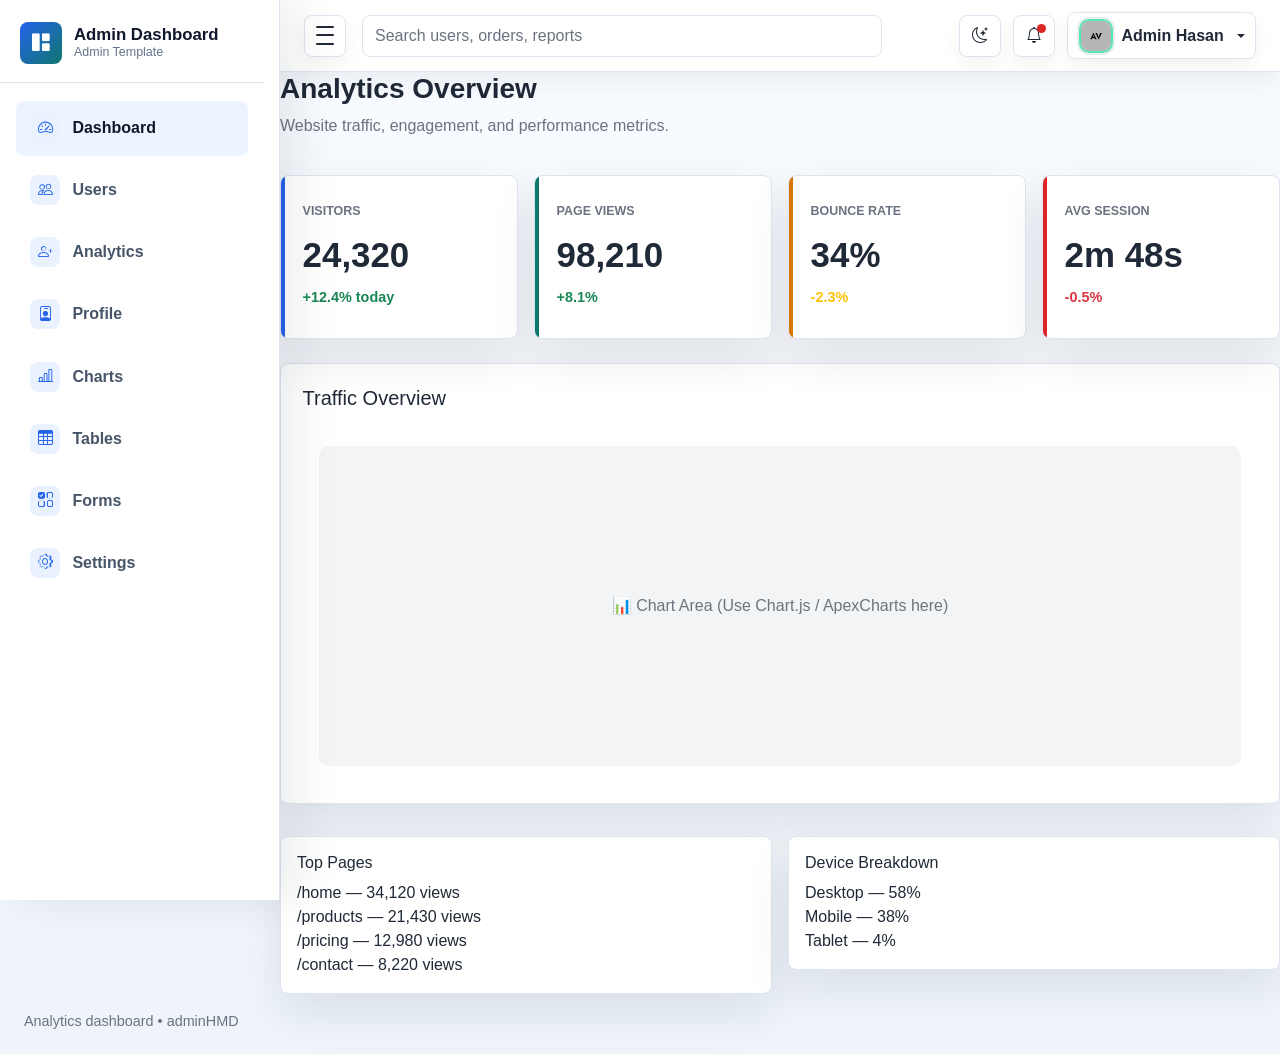
<file: analytics.html>
<!DOCTYPE html>
<html lang="en">
<head>
  <meta charset="UTF-8">
  <meta name="viewport" content="width=device-width, initial-scale=1.0">
  <meta name="description" content="Analytics dashboard">
  <title>Analytics | adminHMD</title>

  <link rel="stylesheet" href="assets/css/bootstrap.min.css">
  <link rel="stylesheet" href="assets/vendors/bootstrap-icons/bootstrap-icons.css">
  <link rel="stylesheet" href="assets/css/style.css">
</head>

<body>
  <div class="admin-shell">
    <div class="sidebar-backdrop" data-sidebar-close></div>

    <aside class="admin-sidebar" id="adminSidebar" aria-label="Main navigation">
      <div class="sidebar-header">
        <a class="brand-mark" href="index.html" aria-label="adminHMD dashboard">
          <span class="brand-icon"><i class="bi bi-grid-1x2-fill" aria-hidden="true"></i></span>
          <span class="brand-copy">
            <span class="brand-title">Admin Dashboard</span>
            <span class="brand-subtitle">Admin Template</span>
          </span>
        </a>
      </div>

      <nav class="sidebar-nav">
        <a class="nav-link active" href="index.html" aria-current="page">
          <span class="nav-icon"><i class="bi bi-speedometer2" aria-hidden="true"></i></span>
          <span class="nav-text">Dashboard</span>
        </a>
        <a class="nav-link" href="users.html">
          <span class="nav-icon"><i class="bi bi-people" aria-hidden="true"></i></span>
          <span class="nav-text">Users</span>
        </a>
        <a class="nav-link" href="analytics.html">
          <span class="nav-icon"><i class="bi bi-person-plus" aria-hidden="true"></i></span>
          <span class="nav-text">Analytics</span>
        </a>
        <a class="nav-link" href="profile.html">
          <span class="nav-icon"><i class="bi bi-person-badge" aria-hidden="true"></i></span>
          <span class="nav-text">Profile</span>
        </a>
        <a class="nav-link" href="charts.html">
          <span class="nav-icon"><i class="bi bi-bar-chart-line" aria-hidden="true"></i></span>
          <span class="nav-text">Charts</span>
        </a>
        <a class="nav-link" href="tables.html">
          <span class="nav-icon"><i class="bi bi-table" aria-hidden="true"></i></span>
          <span class="nav-text">Tables</span>
        </a>
        <a class="nav-link" href="forms.html">
          <span class="nav-icon"><i class="bi bi-ui-checks-grid" aria-hidden="true"></i></span>
          <span class="nav-text">Forms</span>
        </a>
        
       
        <a class="nav-link" href="settings.html">
          <span class="nav-icon"><i class="bi bi-gear" aria-hidden="true"></i></span>
          <span class="nav-text">Settings</span>
        </a>
        
      </nav>

     
      
    </aside>

    <div class="admin-main">
      <nav class="navbar admin-navbar navbar-expand bg-white">
        <div class="container-fluid px-3 px-lg-4">
          <button class="sidebar-toggle" type="button" data-sidebar-toggle aria-controls="adminSidebar" aria-expanded="true" aria-label="Toggle sidebar">
            <span></span>
            <span></span>
            <span></span>
          </button>

          <form class="d-none d-md-flex ms-3 flex-grow-1" role="search">
            <input class="form-control search-input" type="search" placeholder="Search users, orders, reports" aria-label="Search">
          </form>

          <div class="navbar-actions ms-auto">
            <button class="icon-button theme-toggle" type="button" data-theme-toggle aria-label="Switch color theme" title="Switch color theme">
              <i class="bi bi-moon-stars" data-theme-icon aria-hidden="true"></i>
            </button>
            <div class="dropdown">
              <button class="icon-button" type="button" data-bs-toggle="dropdown" aria-expanded="false" aria-label="Notifications">
                <span class="notification-dot"></span>
                <i class="bi bi-bell" aria-hidden="true"></i>
              </button>
              <div class="dropdown-menu dropdown-menu-end notification-menu">
                <div class="dropdown-header fw-bold text-body">Notifications</div>
                <a class="dropdown-item" href="users.html">
                  <span class="notification-title">New user registered</span>
                  <span class="notification-time">4 minutes ago</span>
                </a>
                <a class="dropdown-item" href="charts.html">
                  <span class="notification-title">Revenue target reached</span>
                  <span class="notification-time">32 minutes ago</span>
                </a>
                <a class="dropdown-item" href="settings.html">
                  <span class="notification-title">Security review completed</span>
                  <span class="notification-time">1 hour ago</span>
                </a>
              </div>
            </div>

            <div class="dropdown">
              <button class="profile-button dropdown-toggle" type="button" data-bs-toggle="dropdown" aria-expanded="false">
                <img class="avatar-img avatar-sm" src="assets/images/avatar/avatar.jpg" alt="Admin User">
                <span class="profile-name d-none d-sm-inline">Admin User</span>
              </button>
              <ul class="dropdown-menu dropdown-menu-end">
                <li><a class="dropdown-item" href="profile.html">Profile</a></li>
                <li><a class="dropdown-item" href="settings.html">Account settings</a></li>
                <li><hr class="dropdown-divider"></li>
                <li><a class="dropdown-item" href="login.html">Sign out</a></li>
              </ul>
            </div>
          </div>
        </div>
      </nav>

   

          <!-- HEADER -->
          <div class="page-heading">
            <div>
              <h1 class="h3">Analytics Overview</h1>
              <p class="text-muted">Website traffic, engagement, and performance metrics.</p>
            </div>
          </div>

          <!-- METRICS -->
          <section class="row g-3">

            <div class="col-12 col-sm-6 col-xl-3">
              <article class="metric-card metric-primary">
                <span class="metric-label">Visitors</span>
                <div class="metric-value">24,320</div>
                <div class="metric-meta text-success">+12.4% today</div>
              </article>
            </div>

            <div class="col-12 col-sm-6 col-xl-3">
              <article class="metric-card metric-success">
                <span class="metric-label">Page Views</span>
                <div class="metric-value">98,210</div>
                <div class="metric-meta text-success">+8.1%</div>
              </article>
            </div>

            <div class="col-12 col-sm-6 col-xl-3">
              <article class="metric-card metric-warning">
                <span class="metric-label">Bounce Rate</span>
                <div class="metric-value">34%</div>
                <div class="metric-meta text-warning">-2.3%</div>
              </article>
            </div>

            <div class="col-12 col-sm-6 col-xl-3">
              <article class="metric-card metric-danger">
                <span class="metric-label">Avg Session</span>
                <div class="metric-value">2m 48s</div>
                <div class="metric-meta text-danger">-0.5%</div>
              </article>
            </div>

          </section>

          <!-- CHART SECTION -->
          <section class="panel mt-4">
            <div class="panel-header">
              <h2 class="h5 mb-0">Traffic Overview</h2>
            </div>

            <div class="p-3">
              <div style="
                height: 320px;
                background: #f3f4f6;
                border-radius: 10px;
                display:flex;
                align-items:center;
                justify-content:center;
                color:#6c757d;
              ">
                📊 Chart Area (Use Chart.js / ApexCharts here)
              </div>
            </div>
          </section>

          <!-- LOWER STATS -->
          <section class="row g-3 mt-3">

            <div class="col-lg-6">
              <div class="panel p-3">
                <h6>Top Pages</h6>
                <ul class="list-unstyled mb-0">
                  <li>/home — 34,120 views</li>
                  <li>/products — 21,430 views</li>
                  <li>/pricing — 12,980 views</li>
                  <li>/contact — 8,220 views</li>
                </ul>
              </div>
            </div>

            <div class="col-lg-6">
              <div class="panel p-3">
                <h6>Device Breakdown</h6>
                <ul class="list-unstyled mb-0">
                  <li>Desktop — 58%</li>
                  <li>Mobile — 38%</li>
                  <li>Tablet — 4%</li>
                </ul>
              </div>
            </div>

          </section>

        </div>
      </main>

      <!-- FOOTER -->
      <footer class="admin-footer">
        <div class="container-fluid px-3 px-lg-4">
          <span>Analytics dashboard • adminHMD</span>
        </div>
      </footer>

    </div>
  </div>

  <script src="assets/js/bootstrap.bundle.min.js"></script>
  <script src="assets/js/main.js"></script>
</body>
</html>
</file>
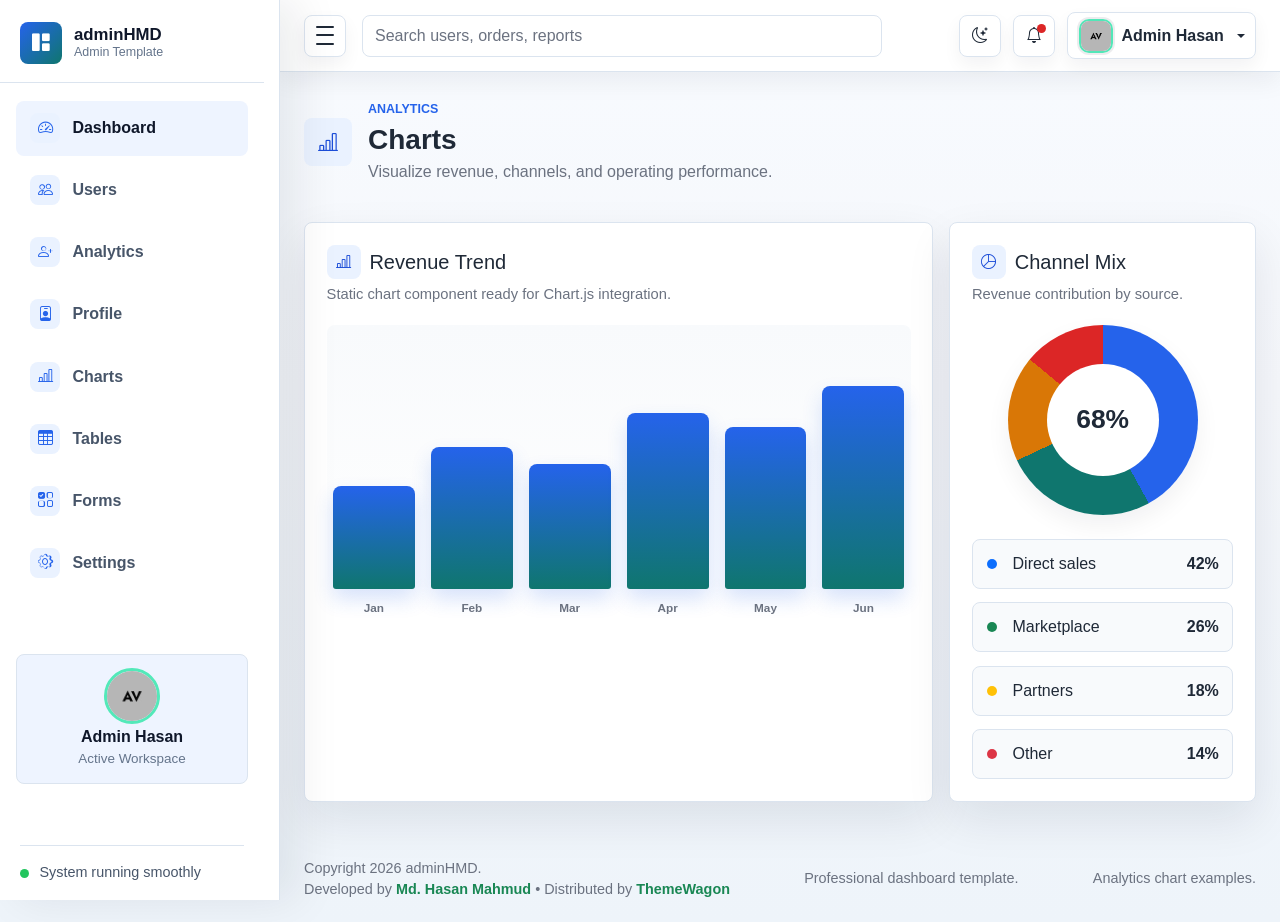
<file: charts.html>
<!DOCTYPE html>
<html lang="en">
<head>
  <meta charset="UTF-8">
  <meta name="viewport" content="width=device-width, initial-scale=1.0">
  <meta name="description" content="adminHMD professional admin dashboard template">
  <title>Charts | adminHMD</title>

  <link rel="stylesheet" href="assets/css/bootstrap.min.css">
  <link rel="stylesheet" href="assets/vendors/bootstrap-icons/bootstrap-icons.css">
  <link rel="stylesheet" href="assets/css/style.css">
</head>

<body>
  <div class="admin-shell">
    <div class="sidebar-backdrop" data-sidebar-close></div>

    <aside class="admin-sidebar" id="adminSidebar" aria-label="Main navigation">
      <div class="sidebar-header">
        <a class="brand-mark" href="index.html" aria-label="adminHMD dashboard">
          <span class="brand-icon"><i class="bi bi-grid-1x2-fill" aria-hidden="true"></i></span>
          <span class="brand-copy">
            <span class="brand-title">adminHMD</span>
            <span class="brand-subtitle">Admin Template</span>
          </span>
        </a>
      </div>

      <nav class="sidebar-nav">
        <a class="nav-link active" href="index.html" aria-current="page">
          <span class="nav-icon"><i class="bi bi-speedometer2" aria-hidden="true"></i></span>
          <span class="nav-text">Dashboard</span>
        </a>
        <a class="nav-link" href="users.html">
          <span class="nav-icon"><i class="bi bi-people" aria-hidden="true"></i></span>
          <span class="nav-text">Users</span>
        </a>
        <a class="nav-link" href="#">
          <span class="nav-icon"><i class="bi bi-person-plus" aria-hidden="true"></i></span>
          <span class="nav-text">Analytics</span>
        </a>
        <a class="nav-link" href="profile.html">
          <span class="nav-icon"><i class="bi bi-person-badge" aria-hidden="true"></i></span>
          <span class="nav-text">Profile</span>
        </a>
        <a class="nav-link" href="charts.html">
          <span class="nav-icon"><i class="bi bi-bar-chart-line" aria-hidden="true"></i></span>
          <span class="nav-text">Charts</span>
        </a>
        <a class="nav-link" href="tables.html">
          <span class="nav-icon"><i class="bi bi-table" aria-hidden="true"></i></span>
          <span class="nav-text">Tables</span>
        </a>
        <a class="nav-link" href="forms.html">
          <span class="nav-icon"><i class="bi bi-ui-checks-grid" aria-hidden="true"></i></span>
          <span class="nav-text">Forms</span>
        </a>
        
       
        <a class="nav-link" href="settings.html">
          <span class="nav-icon"><i class="bi bi-gear" aria-hidden="true"></i></span>
          <span class="nav-text">Settings</span>
        </a>
        
      </nav>
      <div class="sidebar-user">
        <img class="avatar-img avatar-md sidebar-user-avatar" src="assets/images/avatar/avatar.jpg" alt="Admin Hasan">
        <strong>Admin Hasan</strong>
        <small>Active Workspace</small>
      </div>

      <div class="sidebar-footer">
        <span class="status-dot"></span>
        <span class="sidebar-footer-text">System running smoothly</span>
      </div>
    </aside>

    <div class="admin-main">
      <nav class="navbar admin-navbar navbar-expand bg-white">
        <div class="container-fluid px-3 px-lg-4">
          <button class="sidebar-toggle" type="button" data-sidebar-toggle aria-controls="adminSidebar" aria-expanded="true" aria-label="Toggle sidebar">
            <span></span>
            <span></span>
            <span></span>
          </button>

          <form class="d-none d-md-flex ms-3 flex-grow-1" role="search">
            <input class="form-control search-input" type="search" placeholder="Search users, orders, reports" aria-label="Search">
          </form>

          <div class="navbar-actions ms-auto">
            <button class="icon-button theme-toggle" type="button" data-theme-toggle aria-label="Switch color theme" title="Switch color theme">
              <i class="bi bi-moon-stars" data-theme-icon aria-hidden="true"></i>
            </button>
            <div class="dropdown">
              <button class="icon-button" type="button" data-bs-toggle="dropdown" aria-expanded="false" aria-label="Notifications">
                <span class="notification-dot"></span>
                <i class="bi bi-bell" aria-hidden="true"></i>
              </button>
              <div class="dropdown-menu dropdown-menu-end notification-menu">
                <div class="dropdown-header fw-bold text-body">Notifications</div>
                <a class="dropdown-item" href="users.html">
                  <span class="notification-title">New user registered</span>
                  <span class="notification-time">4 minutes ago</span>
                </a>
                <a class="dropdown-item" href="charts.html">
                  <span class="notification-title">Revenue target reached</span>
                  <span class="notification-time">32 minutes ago</span>
                </a>
                <a class="dropdown-item" href="settings.html">
                  <span class="notification-title">Security review completed</span>
                  <span class="notification-time">1 hour ago</span>
                </a>
              </div>
            </div>

            <div class="dropdown">
              <button class="profile-button dropdown-toggle" type="button" data-bs-toggle="dropdown" aria-expanded="false">
                <img class="avatar-img avatar-sm" src="assets/images/avatar/avatar.jpg" alt="Admin Hasan">
                <span class="profile-name d-none d-sm-inline">Admin Hasan</span>
              </button>
              <ul class="dropdown-menu dropdown-menu-end">
                <li><a class="dropdown-item" href="profile.html">Profile</a></li>
                <li><a class="dropdown-item" href="settings.html">Account settings</a></li>
                <li><hr class="dropdown-divider"></li>
                <li><a class="dropdown-item" href="login.html">Sign out</a></li>
              </ul>
            </div>
          </div>
        </div>
      </nav>

      <main class="dashboard-content">
        <div class="container-fluid px-3 px-lg-4 py-4">
          <div class="page-heading">
            <div class="page-heading-copy">
              <span class="page-icon"><i class="bi bi-bar-chart-line" aria-hidden="true"></i></span>
              <div>
                <p class="eyebrow mb-1">Analytics</p>
                <h1 class="h3 mb-1">Charts</h1>
                <p class="text-muted mb-0">Visualize revenue, channels, and operating performance.</p>
              </div>
            </div>
            
          </div>

          <section class="row g-3 mt-1">
            <div class="col-12 col-xl-8">
              <div class="panel h-100">
                <div class="panel-header"><div><h2 class="h5 mb-1 section-title"><i class="bi bi-bar-chart-line" aria-hidden="true"></i><span>Revenue Trend</span></h2><p class="text-muted mb-0">Static chart component ready for Chart.js integration.</p></div></div>
                <div class="chart-bars" aria-label="Revenue chart"><div class="chart-column bar-42"><span></span><small>Jan</small></div><div class="chart-column bar-58"><span></span><small>Feb</small></div><div class="chart-column bar-51"><span></span><small>Mar</small></div><div class="chart-column bar-72"><span></span><small>Apr</small></div><div class="chart-column bar-66"><span></span><small>May</small></div><div class="chart-column bar-83"><span></span><small>Jun</small></div></div>
              </div>
            </div>
            <div class="col-12 col-xl-4">
              <div class="panel h-100">
                <div class="panel-header"><div><h2 class="h5 mb-1 section-title"><i class="bi bi-pie-chart" aria-hidden="true"></i><span>Channel Mix</span></h2><p class="text-muted mb-0">Revenue contribution by source.</p></div></div>
                <div class="donut-chart mx-auto"><span>68%</span></div>
                <div class="legend-list mt-4"><div><span class="legend-dot bg-primary"></span>Direct sales<strong>42%</strong></div><div><span class="legend-dot bg-success"></span>Marketplace<strong>26%</strong></div><div><span class="legend-dot bg-warning"></span>Partners<strong>18%</strong></div><div><span class="legend-dot bg-danger"></span>Other<strong>14%</strong></div></div>
              </div>
            </div>
          </section>
        </div>
      </main>

      <footer class="admin-footer">
        <div class="container-fluid px-3 px-lg-4">
          <span>Copyright 2026 adminHMD. <br> Developed by <a target="_blank" class="fw-bold text-success" href="https://github.com/HasanMahmudDev">Md. Hasan Mahmud</a> • Distributed by <a target="_blank" class="fw-bold text-success" href="https://themewagon.com">ThemeWagon</a> </span>
          <span>Professional dashboard template.</span>
          <span>Analytics chart examples.</span>
        </div>
      </footer>
    </div>
  </div>

  <script src="assets/js/bootstrap.bundle.min.js"></script>
  <script src="assets/js/main.js"></script>
</body>
</html>
</file>
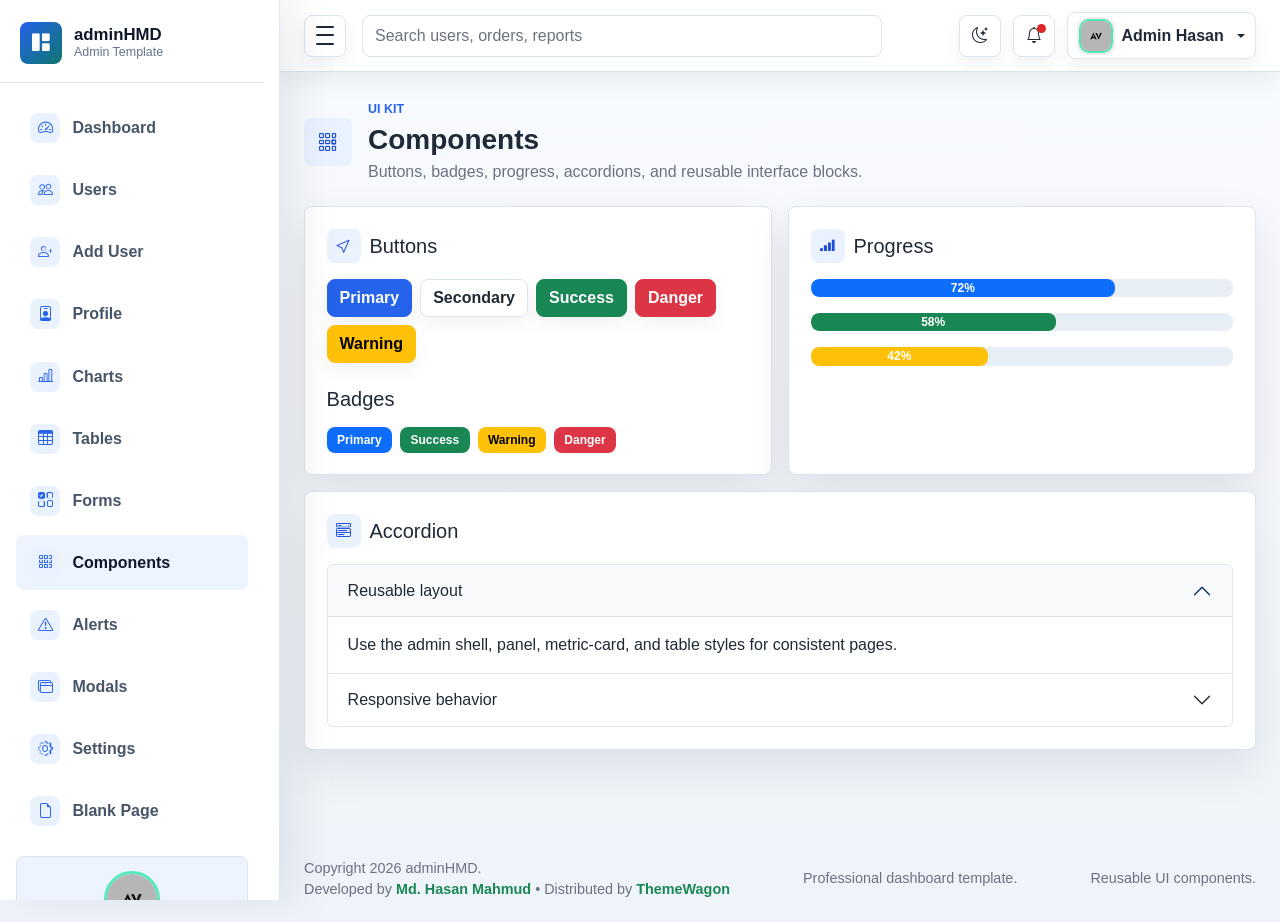
<file: components.html>
<!DOCTYPE html>
<html lang="en">
<head>
  <meta charset="UTF-8">
  <meta name="viewport" content="width=device-width, initial-scale=1.0">
  <meta name="description" content="adminHMD professional admin dashboard template">
  <title>Components | adminHMD</title>

  <link rel="stylesheet" href="../assets/css/bootstrap.min.css">
  <link rel="stylesheet" href="../assets/vendors/bootstrap-icons/bootstrap-icons.css">
  <link rel="stylesheet" href="../assets/css/style.css">
</head>

<body>
  <div class="admin-shell">
    <div class="sidebar-backdrop" data-sidebar-close></div>

    <aside class="admin-sidebar" id="adminSidebar" aria-label="Main navigation">
      <div class="sidebar-header">
        <a class="brand-mark" href="index.html" aria-label="adminHMD dashboard">
          <span class="brand-icon"><i class="bi bi-grid-1x2-fill" aria-hidden="true"></i></span>
          <span class="brand-copy">
            <span class="brand-title">adminHMD</span>
            <span class="brand-subtitle">Admin Template</span>
          </span>
        </a>
      </div>

      <nav class="sidebar-nav">
        <a class="nav-link" href="index.html">
          <span class="nav-icon"><i class="bi bi-speedometer2" aria-hidden="true"></i></span>
          <span class="nav-text">Dashboard</span>
        </a>
        <a class="nav-link" href="users.html">
          <span class="nav-icon"><i class="bi bi-people" aria-hidden="true"></i></span>
          <span class="nav-text">Users</span>
        </a>
        <a class="nav-link" href="add-user.html">
          <span class="nav-icon"><i class="bi bi-person-plus" aria-hidden="true"></i></span>
          <span class="nav-text">Add User</span>
        </a>
        <a class="nav-link" href="profile.html">
          <span class="nav-icon"><i class="bi bi-person-badge" aria-hidden="true"></i></span>
          <span class="nav-text">Profile</span>
        </a>
        <a class="nav-link" href="charts.html">
          <span class="nav-icon"><i class="bi bi-bar-chart-line" aria-hidden="true"></i></span>
          <span class="nav-text">Charts</span>
        </a>
        <a class="nav-link" href="tables.html">
          <span class="nav-icon"><i class="bi bi-table" aria-hidden="true"></i></span>
          <span class="nav-text">Tables</span>
        </a>
        <a class="nav-link" href="forms.html">
          <span class="nav-icon"><i class="bi bi-ui-checks-grid" aria-hidden="true"></i></span>
          <span class="nav-text">Forms</span>
        </a>
        <a class="nav-link active" href="components.html" aria-current="page">
          <span class="nav-icon"><i class="bi bi-grid-3x3-gap" aria-hidden="true"></i></span>
          <span class="nav-text">Components</span>
        </a>
        <a class="nav-link" href="alerts.html">
          <span class="nav-icon"><i class="bi bi-exclamation-triangle" aria-hidden="true"></i></span>
          <span class="nav-text">Alerts</span>
        </a>
        <a class="nav-link" href="modals.html">
          <span class="nav-icon"><i class="bi bi-window-stack" aria-hidden="true"></i></span>
          <span class="nav-text">Modals</span>
        </a>
        <a class="nav-link" href="settings.html">
          <span class="nav-icon"><i class="bi bi-gear" aria-hidden="true"></i></span>
          <span class="nav-text">Settings</span>
        </a>
        <a class="nav-link" href="blank.html">
          <span class="nav-icon"><i class="bi bi-file-earmark" aria-hidden="true"></i></span>
          <span class="nav-text">Blank Page</span>
        </a>
      </nav>

      <div class="sidebar-user">
        <img class="avatar-img avatar-md sidebar-user-avatar" src="../assets/images/avatar/avatar.jpg" alt="Admin Hasan">
        <strong>Admin Hasan</strong>
        <small>Active Workspace</small>
      </div>

      <div class="sidebar-footer">
        <span class="status-dot"></span>
        <span class="sidebar-footer-text">System running smoothly</span>
      </div>
    </aside>

    <div class="admin-main">
      <nav class="navbar admin-navbar navbar-expand bg-white">
        <div class="container-fluid px-3 px-lg-4">
          <button class="sidebar-toggle" type="button" data-sidebar-toggle aria-controls="adminSidebar" aria-expanded="true" aria-label="Toggle sidebar">
            <span></span>
            <span></span>
            <span></span>
          </button>

          <form class="d-none d-md-flex ms-3 flex-grow-1" role="search">
            <input class="form-control search-input" type="search" placeholder="Search users, orders, reports" aria-label="Search">
          </form>

          <div class="navbar-actions ms-auto">
            <button class="icon-button theme-toggle" type="button" data-theme-toggle aria-label="Switch color theme" title="Switch color theme">
              <i class="bi bi-moon-stars" data-theme-icon aria-hidden="true"></i>
            </button>
            <div class="dropdown">
              <button class="icon-button" type="button" data-bs-toggle="dropdown" aria-expanded="false" aria-label="Notifications">
                <span class="notification-dot"></span>
                <i class="bi bi-bell" aria-hidden="true"></i>
              </button>
              <div class="dropdown-menu dropdown-menu-end notification-menu">
                <div class="dropdown-header fw-bold text-body">Notifications</div>
                <a class="dropdown-item" href="users.html">
                  <span class="notification-title">New user registered</span>
                  <span class="notification-time">4 minutes ago</span>
                </a>
                <a class="dropdown-item" href="charts.html">
                  <span class="notification-title">Revenue target reached</span>
                  <span class="notification-time">32 minutes ago</span>
                </a>
                <a class="dropdown-item" href="settings.html">
                  <span class="notification-title">Security review completed</span>
                  <span class="notification-time">1 hour ago</span>
                </a>
              </div>
            </div>

            <div class="dropdown">
              <button class="profile-button dropdown-toggle" type="button" data-bs-toggle="dropdown" aria-expanded="false">
                <img class="avatar-img avatar-sm" src="../assets/images/avatar/avatar.jpg" alt="Admin Hasan">
                <span class="profile-name d-none d-sm-inline">Admin Hasan</span>
              </button>
              <ul class="dropdown-menu dropdown-menu-end">
                <li><a class="dropdown-item" href="profile.html">Profile</a></li>
                <li><a class="dropdown-item" href="settings.html">Account settings</a></li>
                <li><hr class="dropdown-divider"></li>
                <li><a class="dropdown-item" href="login.html">Sign out</a></li>
              </ul>
            </div>
          </div>
        </div>
      </nav>

      <main class="dashboard-content">
        <div class="container-fluid px-3 px-lg-4 py-4">
          <div class="page-heading">
            <div class="page-heading-copy">
              <span class="page-icon"><i class="bi bi-grid-3x3-gap" aria-hidden="true"></i></span>
              <div>
                <p class="eyebrow mb-1">UI Kit</p>
                <h1 class="h3 mb-1">Components</h1>
                <p class="text-muted mb-0">Buttons, badges, progress, accordions, and reusable interface blocks.</p>
              </div>
            </div>
            
          </div>

          <section class="row g-3">
            <div class="col-12 col-xl-6"><div class="panel h-100"><h2 class="h5 mb-3 section-title"><i class="bi bi-cursor" aria-hidden="true"></i><span>Buttons</span></h2><div class="d-flex flex-wrap gap-2"><button class="btn btn-primary" type="button">Primary</button><button class="btn btn-outline-secondary" type="button">Secondary</button><button class="btn btn-success" type="button">Success</button><button class="btn btn-danger" type="button">Danger</button><button class="btn btn-warning" type="button">Warning</button></div><h2 class="h5 mt-4 mb-3">Badges</h2><div class="d-flex flex-wrap gap-2"><span class="badge text-bg-primary">Primary</span><span class="badge text-bg-success">Success</span><span class="badge text-bg-warning">Warning</span><span class="badge text-bg-danger">Danger</span></div></div></div>
            <div class="col-12 col-xl-6"><div class="panel h-100"><h2 class="h5 mb-3 section-title"><i class="bi bi-reception-4" aria-hidden="true"></i><span>Progress</span></h2><div class="progress mb-3"><div class="progress-bar progress-72" role="progressbar" aria-valuenow="72" aria-valuemin="0" aria-valuemax="100">72%</div></div><div class="progress mb-3"><div class="progress-bar bg-success progress-58" role="progressbar" aria-valuenow="58" aria-valuemin="0" aria-valuemax="100">58%</div></div><div class="progress"><div class="progress-bar bg-warning progress-42" role="progressbar" aria-valuenow="42" aria-valuemin="0" aria-valuemax="100">42%</div></div></div></div>
            <div class="col-12"><div class="panel"><h2 class="h5 mb-3 section-title"><i class="bi bi-menu-button-wide" aria-hidden="true"></i><span>Accordion</span></h2><div class="accordion" id="componentAccordion"><div class="accordion-item"><h3 class="accordion-header"><button class="accordion-button" type="button" data-bs-toggle="collapse" data-bs-target="#collapseOne" aria-expanded="true" aria-controls="collapseOne">Reusable layout</button></h3><div id="collapseOne" class="accordion-collapse collapse show" data-bs-parent="#componentAccordion"><div class="accordion-body">Use the admin shell, panel, metric-card, and table styles for consistent pages.</div></div></div><div class="accordion-item"><h3 class="accordion-header"><button class="accordion-button collapsed" type="button" data-bs-toggle="collapse" data-bs-target="#collapseTwo" aria-expanded="false" aria-controls="collapseTwo">Responsive behavior</button></h3><div id="collapseTwo" class="accordion-collapse collapse" data-bs-parent="#componentAccordion"><div class="accordion-body">The sidebar becomes a mobile overlay and a compact mini sidebar on desktop.</div></div></div></div></div></div>
          </section>
        </div>
      </main>

      <footer class="admin-footer">
        <div class="container-fluid px-3 px-lg-4">
          <span>Copyright 2026 adminHMD. <br> Developed by <a target="_blank" class="fw-bold text-success" href="https://github.com/HasanMahmudDev">Md. Hasan Mahmud</a> • Distributed by <a target="_blank" class="fw-bold text-success" href="https://themewagon.com">ThemeWagon</a> </span>
          <span>Professional dashboard template.</span>
          <span>Reusable UI components.</span>
        </div>
      </footer>
    </div>
  </div>

  <script src="../assets/js/bootstrap.bundle.min.js"></script>
  <script src="../assets/js/main.js"></script>
</body>
</html>
</file>
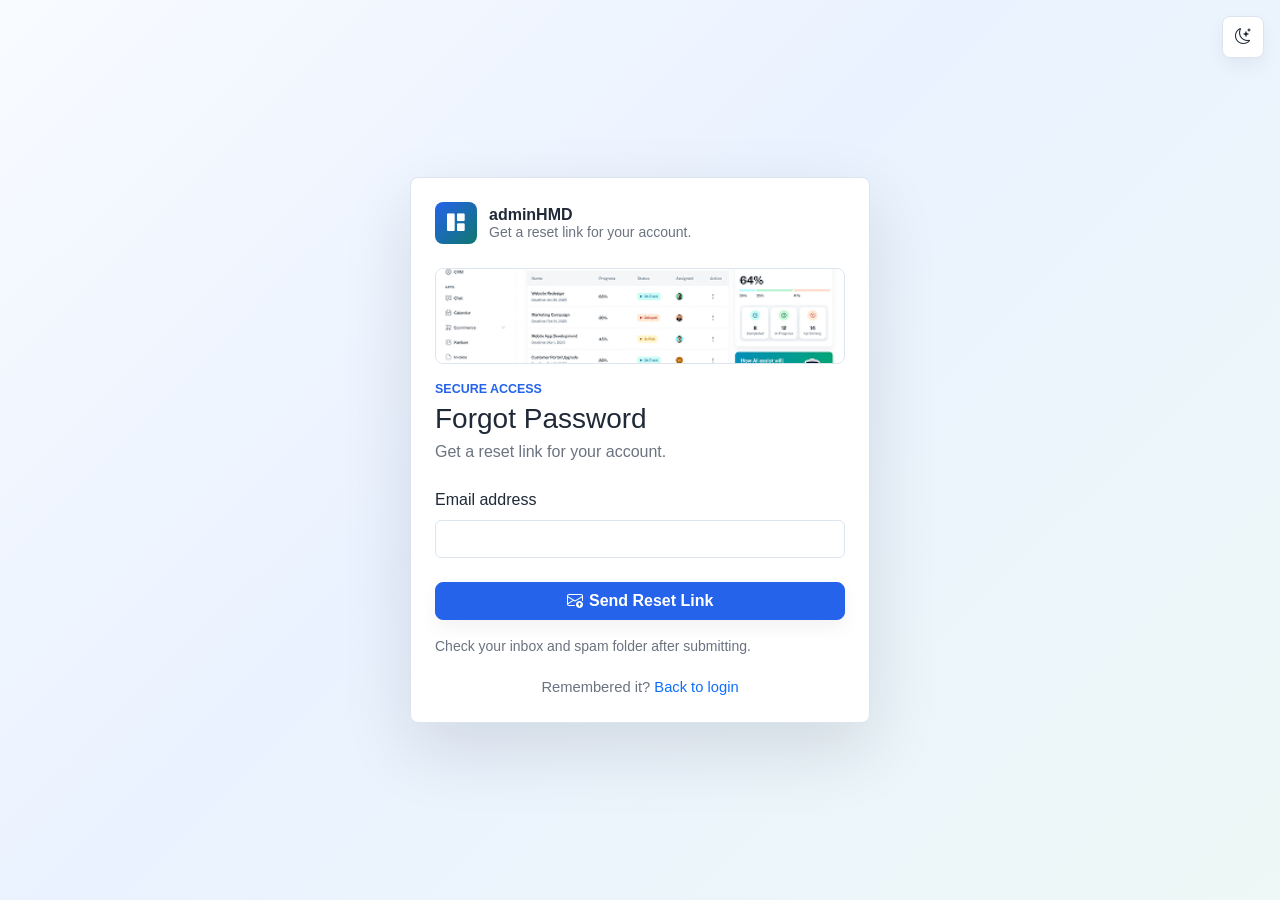
<file: forgot-password.html>
<!DOCTYPE html>
<html lang="en">
<head>
  <meta charset="UTF-8">
  <meta name="viewport" content="width=device-width, initial-scale=1.0">
  <meta name="description" content="adminHMD authentication page">
  <title>Forgot Password | adminHMD</title>

  <link rel="stylesheet" href="../assets/css/bootstrap.min.css">
  <link rel="stylesheet" href="../assets/vendors/bootstrap-icons/bootstrap-icons.css">
  <link rel="stylesheet" href="../assets/css/style.css">
</head>

<body class="auth-body">
  <button class="icon-button theme-toggle auth-theme-toggle" type="button" data-theme-toggle aria-label="Switch color theme" title="Switch color theme">
    <i class="bi bi-moon-stars" data-theme-icon aria-hidden="true"></i>
  </button>
  <main class="auth-page">
    <section class="auth-card">
      <a class="auth-brand" href="index.html"><span class="brand-icon"><i class="bi bi-grid-1x2-fill" aria-hidden="true"></i></span><span><strong>adminHMD</strong><small>Get a reset link for your account.</small></span></a>
      <div class="auth-visual"><img src="../assets/images/png/dasher-ui-bootstrap-5.jpg" alt="adminHMD dashboard interface"></div>
      <form class="needs-validation" novalidate>
        <div class="mb-4">
          <p class="eyebrow mb-1">Secure Access</p>
          <h1 class="h3 mb-1">Forgot Password</h1>
          <p class="text-muted mb-0">Get a reset link for your account.</p>
        </div>
        <div class="mb-4"><label class="form-label" for="forgotEmail">Email address</label><input class="form-control" id="forgotEmail" type="email" required><div class="invalid-feedback">Enter a valid email.</div></div>
        <button class="btn btn-primary w-100" type="submit"><i class="bi bi-envelope-arrow-up" aria-hidden="true"></i> Send Reset Link</button>
      </form>
      <p class="text-muted small mt-3 mb-0">Check your inbox and spam folder after submitting.</p>
      <div class="auth-footer">Remembered it? <a href="login.html">Back to login</a></div>
    </section>
  </main>

  <script src="../assets/js/bootstrap.bundle.min.js"></script>
  <script src="../assets/js/main.js"></script>
</body>
</html>
</file>
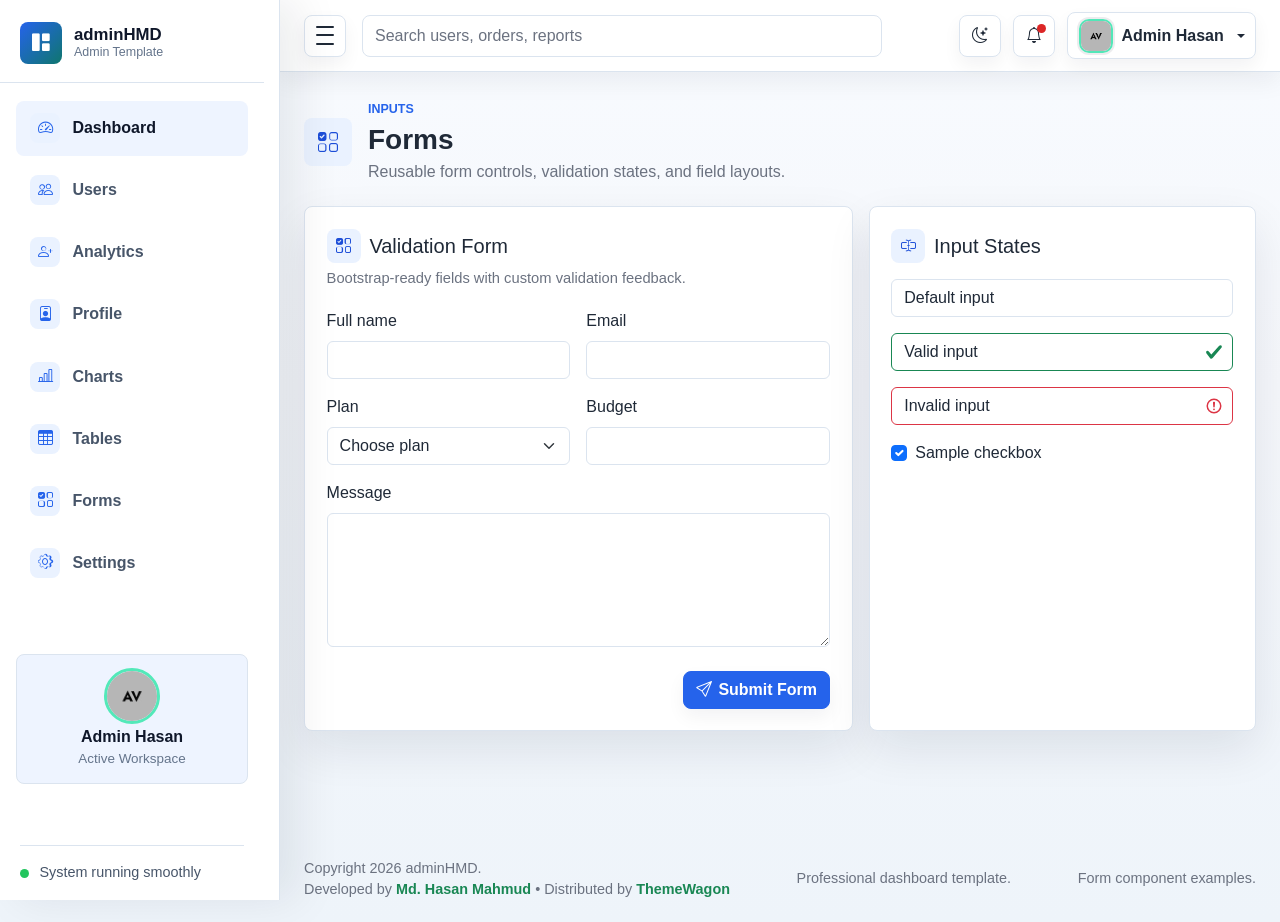
<file: forms.html>
<!DOCTYPE html>
<html lang="en">
<head>
  <meta charset="UTF-8">
  <meta name="viewport" content="width=device-width, initial-scale=1.0">
  <meta name="description" content="adminHMD professional admin dashboard template">
  <title>Forms | adminHMD</title>

  <link rel="stylesheet" href="assets/css/bootstrap.min.css">
  <link rel="stylesheet" href="assets/vendors/bootstrap-icons/bootstrap-icons.css">
  <link rel="stylesheet" href="assets/css/style.css">
</head>

<body>
  <div class="admin-shell">
    <div class="sidebar-backdrop" data-sidebar-close></div>

    <aside class="admin-sidebar" id="adminSidebar" aria-label="Main navigation">
      <div class="sidebar-header">
        <a class="brand-mark" href="index.html" aria-label="adminHMD dashboard">
          <span class="brand-icon"><i class="bi bi-grid-1x2-fill" aria-hidden="true"></i></span>
          <span class="brand-copy">
            <span class="brand-title">adminHMD</span>
            <span class="brand-subtitle">Admin Template</span>
          </span>
        </a>
      </div>

      <nav class="sidebar-nav">
        <a class="nav-link active" href="index.html" aria-current="page">
          <span class="nav-icon"><i class="bi bi-speedometer2" aria-hidden="true"></i></span>
          <span class="nav-text">Dashboard</span>
        </a>
        <a class="nav-link" href="users.html">
          <span class="nav-icon"><i class="bi bi-people" aria-hidden="true"></i></span>
          <span class="nav-text">Users</span>
        </a>
        <a class="nav-link" href="#">
          <span class="nav-icon"><i class="bi bi-person-plus" aria-hidden="true"></i></span>
          <span class="nav-text">Analytics</span>
        </a>
        <a class="nav-link" href="profile.html">
          <span class="nav-icon"><i class="bi bi-person-badge" aria-hidden="true"></i></span>
          <span class="nav-text">Profile</span>
        </a>
        <a class="nav-link" href="charts.html">
          <span class="nav-icon"><i class="bi bi-bar-chart-line" aria-hidden="true"></i></span>
          <span class="nav-text">Charts</span>
        </a>
        <a class="nav-link" href="tables.html">
          <span class="nav-icon"><i class="bi bi-table" aria-hidden="true"></i></span>
          <span class="nav-text">Tables</span>
        </a>
        <a class="nav-link" href="forms.html">
          <span class="nav-icon"><i class="bi bi-ui-checks-grid" aria-hidden="true"></i></span>
          <span class="nav-text">Forms</span>
        </a>
        
       
        <a class="nav-link" href="settings.html">
          <span class="nav-icon"><i class="bi bi-gear" aria-hidden="true"></i></span>
          <span class="nav-text">Settings</span>
        </a>
        
      </nav>

      <div class="sidebar-user">
        <img class="avatar-img avatar-md sidebar-user-avatar" src="assets/images/avatar/avatar.jpg" alt="Admin Hasan">
        <strong>Admin Hasan</strong>
        <small>Active Workspace</small>
      </div>

      <div class="sidebar-footer">
        <span class="status-dot"></span>
        <span class="sidebar-footer-text">System running smoothly</span>
      </div>
    </aside>

    <div class="admin-main">
      <nav class="navbar admin-navbar navbar-expand bg-white">
        <div class="container-fluid px-3 px-lg-4">
          <button class="sidebar-toggle" type="button" data-sidebar-toggle aria-controls="adminSidebar" aria-expanded="true" aria-label="Toggle sidebar">
            <span></span>
            <span></span>
            <span></span>
          </button>

          <form class="d-none d-md-flex ms-3 flex-grow-1" role="search">
            <input class="form-control search-input" type="search" placeholder="Search users, orders, reports" aria-label="Search">
          </form>

          <div class="navbar-actions ms-auto">
            <button class="icon-button theme-toggle" type="button" data-theme-toggle aria-label="Switch color theme" title="Switch color theme">
              <i class="bi bi-moon-stars" data-theme-icon aria-hidden="true"></i>
            </button>
            <div class="dropdown">
              <button class="icon-button" type="button" data-bs-toggle="dropdown" aria-expanded="false" aria-label="Notifications">
                <span class="notification-dot"></span>
                <i class="bi bi-bell" aria-hidden="true"></i>
              </button>
              <div class="dropdown-menu dropdown-menu-end notification-menu">
                <div class="dropdown-header fw-bold text-body">Notifications</div>
                <a class="dropdown-item" href="users.html">
                  <span class="notification-title">New user registered</span>
                  <span class="notification-time">4 minutes ago</span>
                </a>
                <a class="dropdown-item" href="charts.html">
                  <span class="notification-title">Revenue target reached</span>
                  <span class="notification-time">32 minutes ago</span>
                </a>
                <a class="dropdown-item" href="settings.html">
                  <span class="notification-title">Security review completed</span>
                  <span class="notification-time">1 hour ago</span>
                </a>
              </div>
            </div>

            <div class="dropdown">
              <button class="profile-button dropdown-toggle" type="button" data-bs-toggle="dropdown" aria-expanded="false">
                <img class="avatar-img avatar-sm" src="assets/images/avatar/avatar.jpg" alt="Admin Hasan">
                <span class="profile-name d-none d-sm-inline">Admin Hasan</span>
              </button>
              <ul class="dropdown-menu dropdown-menu-end">
                <li><a class="dropdown-item" href="profile.html">Profile</a></li>
                <li><a class="dropdown-item" href="settings.html">Account settings</a></li>
                <li><hr class="dropdown-divider"></li>
                <li><a class="dropdown-item" href="login.html">Sign out</a></li>
              </ul>
            </div>
          </div>
        </div>
      </nav>

      <main class="dashboard-content">
        <div class="container-fluid px-3 px-lg-4 py-4">
          <div class="page-heading">
            <div class="page-heading-copy">
              <span class="page-icon"><i class="bi bi-ui-checks-grid" aria-hidden="true"></i></span>
              <div>
                <p class="eyebrow mb-1">Inputs</p>
                <h1 class="h3 mb-1">Forms</h1>
                <p class="text-muted mb-0">Reusable form controls, validation states, and field layouts.</p>
              </div>
            </div>
            
          </div>

          <section class="row g-3">
            <div class="col-12 col-xl-7">
              <form class="panel needs-validation" novalidate>
                <div class="panel-header"><div><h2 class="h5 mb-1 section-title"><i class="bi bi-ui-checks-grid" aria-hidden="true"></i><span>Validation Form</span></h2><p class="text-muted mb-0">Bootstrap-ready fields with custom validation feedback.</p></div></div>
                <div class="row g-3"><div class="col-md-6"><label class="form-label" for="formName">Full name</label><input class="form-control" id="formName" required><div class="invalid-feedback">Full name is required.</div></div><div class="col-md-6"><label class="form-label" for="formEmail">Email</label><input class="form-control" id="formEmail" type="email" required><div class="invalid-feedback">Valid email is required.</div></div><div class="col-md-6"><label class="form-label" for="formPlan">Plan</label><select class="form-select" id="formPlan" required><option value="">Choose plan</option><option>Starter</option><option>Business</option><option>Enterprise</option></select><div class="invalid-feedback">Choose a plan.</div></div><div class="col-md-6"><label class="form-label" for="formBudget">Budget</label><input class="form-control" id="formBudget" type="number" min="1" required><div class="invalid-feedback">Enter a valid budget.</div></div><div class="col-12"><label class="form-label" for="formMessage">Message</label><textarea class="form-control" id="formMessage" rows="5" required></textarea><div class="invalid-feedback">Message is required.</div></div></div>
                <div class="d-flex justify-content-end mt-4"><button class="btn btn-primary" type="submit"><i class="bi bi-send" aria-hidden="true"></i> Submit Form</button></div>
              </form>
            </div>
            <div class="col-12 col-xl-5"><div class="panel h-100"><h2 class="h5 mb-3 section-title"><i class="bi bi-input-cursor-text" aria-hidden="true"></i><span>Input States</span></h2><input class="form-control mb-3" value="Default input"><input class="form-control is-valid mb-3" value="Valid input"><input class="form-control is-invalid mb-3" value="Invalid input"><div class="form-check"><input class="form-check-input" type="checkbox" id="sampleCheck" checked><label class="form-check-label" for="sampleCheck">Sample checkbox</label></div></div></div>
          </section>
        </div>
      </main>

      <footer class="admin-footer">
        <div class="container-fluid px-3 px-lg-4">
          <span>Copyright 2026 adminHMD. <br> Developed by <a target="_blank" class="fw-bold text-success" href="https://github.com/HasanMahmudDev">Md. Hasan Mahmud</a> • Distributed by <a target="_blank" class="fw-bold text-success" href="https://themewagon.com">ThemeWagon</a> </span>
          <span>Professional dashboard template.</span>
          <span>Form component examples.</span>
        </div>
      </footer>
    </div>
  </div>

  <script src="assets/js/bootstrap.bundle.min.js"></script>
  <script src="assets/js/main.js"></script>
</body>
</html>
</file>
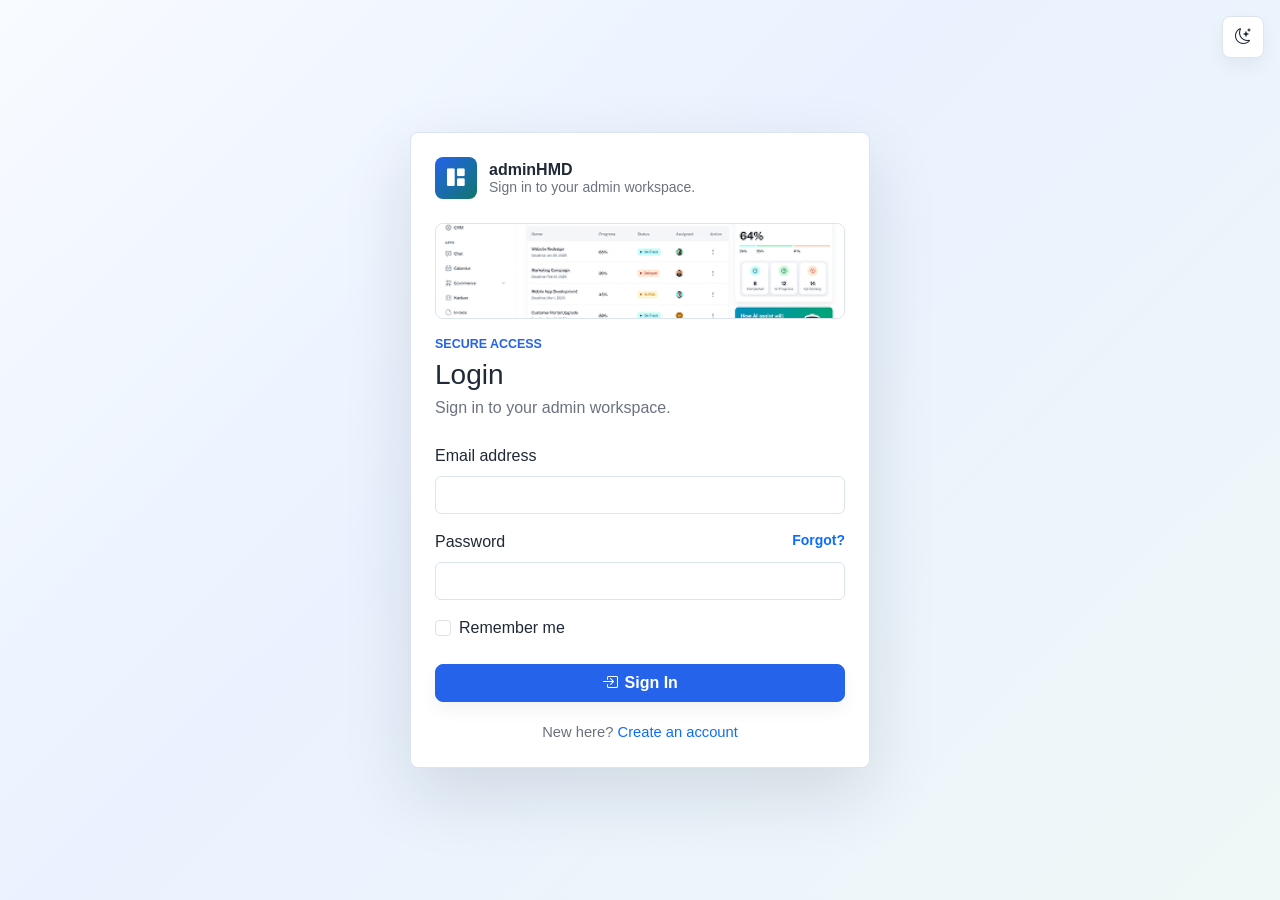
<file: login.html>
<!DOCTYPE html>
<html lang="en">
<head>
  <meta charset="UTF-8">
  <meta name="viewport" content="width=device-width, initial-scale=1.0">
  <meta name="description" content="adminHMD authentication page">
  <title>Login | adminHMD</title>

  <link rel="stylesheet" href="../assets/css/bootstrap.min.css">
  <link rel="stylesheet" href="../assets/vendors/bootstrap-icons/bootstrap-icons.css">
  <link rel="stylesheet" href="../assets/css/style.css">
</head>

<body class="auth-body">
  <button class="icon-button theme-toggle auth-theme-toggle" type="button" data-theme-toggle aria-label="Switch color theme" title="Switch color theme">
    <i class="bi bi-moon-stars" data-theme-icon aria-hidden="true"></i>
  </button>
  <main class="auth-page">
    <section class="auth-card">
      <a class="auth-brand" href="index.html"><span class="brand-icon"><i class="bi bi-grid-1x2-fill" aria-hidden="true"></i></span><span><strong>adminHMD</strong><small>Sign in to your admin workspace.</small></span></a>
      <div class="auth-visual"><img src="../assets/images/png/dasher-ui-bootstrap-5.jpg" alt="adminHMD dashboard interface"></div>
      <form class="needs-validation" novalidate>
        <div class="mb-4">
          <p class="eyebrow mb-1">Secure Access</p>
          <h1 class="h3 mb-1">Login</h1>
          <p class="text-muted mb-0">Sign in to your admin workspace.</p>
        </div>
        <div class="mb-3"><label class="form-label" for="loginEmail">Email address</label><input class="form-control" id="loginEmail" type="email" required><div class="invalid-feedback">Enter a valid email.</div></div>
        <div class="mb-3"><div class="d-flex justify-content-between"><label class="form-label" for="loginPassword">Password</label><a class="small fw-semibold" href="forgot-password.html">Forgot?</a></div><input class="form-control" id="loginPassword" type="password" minlength="6" required><div class="invalid-feedback">Password must be at least 6 characters.</div></div>
        <div class="form-check mb-4"><input class="form-check-input" type="checkbox" id="rememberMe"><label class="form-check-label" for="rememberMe">Remember me</label></div>
        <button class="btn btn-primary w-100" type="submit"><i class="bi bi-box-arrow-in-right" aria-hidden="true"></i> Sign In</button>
      </form>
      
      <div class="auth-footer">New here? <a href="register.html">Create an account</a></div>
    </section>
  </main>

  <script src="../assets/js/bootstrap.bundle.min.js"></script>
  <script src="../assets/js/main.js"></script>
</body>
</html>
</file>
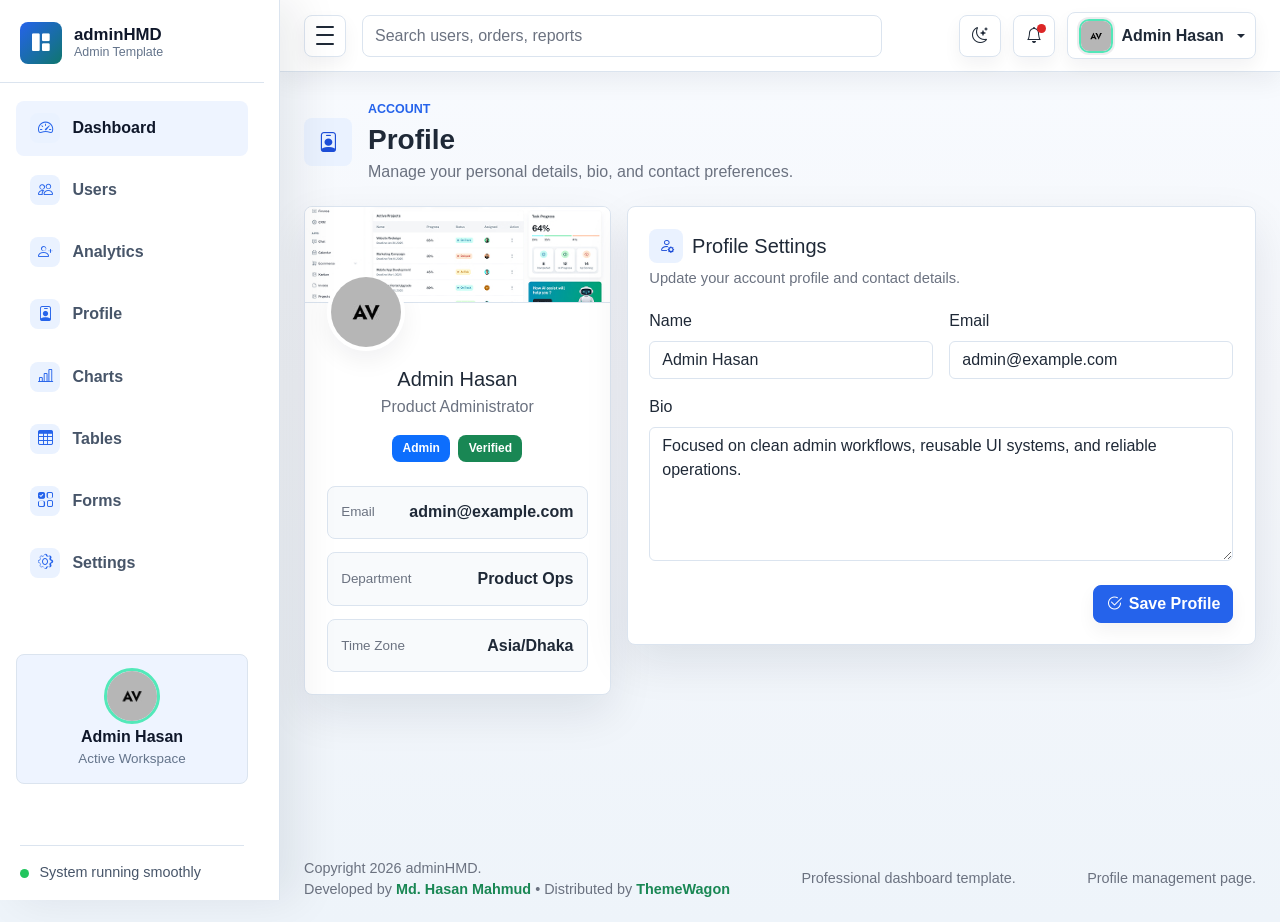
<file: profile.html>
<!DOCTYPE html>
<html lang="en">
<head>
  <meta charset="UTF-8">
  <meta name="viewport" content="width=device-width, initial-scale=1.0">
  <meta name="description" content="adminHMD professional admin dashboard template">
  <title>Profile | adminHMD</title>

  <link rel="stylesheet" href="assets/css/bootstrap.min.css">
  <link rel="stylesheet" href="assets/vendors/bootstrap-icons/bootstrap-icons.css">
  <link rel="stylesheet" href="assets/css/style.css">
</head>

<body>
  <div class="admin-shell">
    <div class="sidebar-backdrop" data-sidebar-close></div>

    <aside class="admin-sidebar" id="adminSidebar" aria-label="Main navigation">
      <div class="sidebar-header">
        <a class="brand-mark" href="index.html" aria-label="adminHMD dashboard">
          <span class="brand-icon"><i class="bi bi-grid-1x2-fill" aria-hidden="true"></i></span>
          <span class="brand-copy">
            <span class="brand-title">adminHMD</span>
            <span class="brand-subtitle">Admin Template</span>
          </span>
        </a>
      </div>

      <nav class="sidebar-nav">
        <a class="nav-link active" href="index.html" aria-current="page">
          <span class="nav-icon"><i class="bi bi-speedometer2" aria-hidden="true"></i></span>
          <span class="nav-text">Dashboard</span>
        </a>
        <a class="nav-link" href="users.html">
          <span class="nav-icon"><i class="bi bi-people" aria-hidden="true"></i></span>
          <span class="nav-text">Users</span>
        </a>
        <a class="nav-link" href="analytics.html">
          <span class="nav-icon"><i class="bi bi-person-plus" aria-hidden="true"></i></span>
          <span class="nav-text">Analytics</span>
        </a>
        <a class="nav-link" href="profile.html">
          <span class="nav-icon"><i class="bi bi-person-badge" aria-hidden="true"></i></span>
          <span class="nav-text">Profile</span>
        </a>
        <a class="nav-link" href="charts.html">
          <span class="nav-icon"><i class="bi bi-bar-chart-line" aria-hidden="true"></i></span>
          <span class="nav-text">Charts</span>
        </a>
        <a class="nav-link" href="tables.html">
          <span class="nav-icon"><i class="bi bi-table" aria-hidden="true"></i></span>
          <span class="nav-text">Tables</span>
        </a>
        <a class="nav-link" href="forms.html">
          <span class="nav-icon"><i class="bi bi-ui-checks-grid" aria-hidden="true"></i></span>
          <span class="nav-text">Forms</span>
        </a>
        
       
        <a class="nav-link" href="settings.html">
          <span class="nav-icon"><i class="bi bi-gear" aria-hidden="true"></i></span>
          <span class="nav-text">Settings</span>
        </a>
        
      </nav>
      <div class="sidebar-user">
        <img class="avatar-img avatar-md sidebar-user-avatar" src="assets/images/avatar/avatar.jpg" alt="Admin Hasan">
        <strong>Admin Hasan</strong>
        <small>Active Workspace</small>
      </div>

      <div class="sidebar-footer">
        <span class="status-dot"></span>
        <span class="sidebar-footer-text">System running smoothly</span>
      </div>
    </aside>

    <div class="admin-main">
      <nav class="navbar admin-navbar navbar-expand bg-white">
        <div class="container-fluid px-3 px-lg-4">
          <button class="sidebar-toggle" type="button" data-sidebar-toggle aria-controls="adminSidebar" aria-expanded="true" aria-label="Toggle sidebar">
            <span></span>
            <span></span>
            <span></span>
          </button>

          <form class="d-none d-md-flex ms-3 flex-grow-1" role="search">
            <input class="form-control search-input" type="search" placeholder="Search users, orders, reports" aria-label="Search">
          </form>

          <div class="navbar-actions ms-auto">
            <button class="icon-button theme-toggle" type="button" data-theme-toggle aria-label="Switch color theme" title="Switch color theme">
              <i class="bi bi-moon-stars" data-theme-icon aria-hidden="true"></i>
            </button>
            <div class="dropdown">
              <button class="icon-button" type="button" data-bs-toggle="dropdown" aria-expanded="false" aria-label="Notifications">
                <span class="notification-dot"></span>
                <i class="bi bi-bell" aria-hidden="true"></i>
              </button>
              <div class="dropdown-menu dropdown-menu-end notification-menu">
                <div class="dropdown-header fw-bold text-body">Notifications</div>
                <a class="dropdown-item" href="users.html">
                  <span class="notification-title">New user registered</span>
                  <span class="notification-time">4 minutes ago</span>
                </a>
                <a class="dropdown-item" href="charts.html">
                  <span class="notification-title">Revenue target reached</span>
                  <span class="notification-time">32 minutes ago</span>
                </a>
                <a class="dropdown-item" href="settings.html">
                  <span class="notification-title">Security review completed</span>
                  <span class="notification-time">1 hour ago</span>
                </a>
              </div>
            </div>

            <div class="dropdown">
              <button class="profile-button dropdown-toggle" type="button" data-bs-toggle="dropdown" aria-expanded="false">
                <img class="avatar-img avatar-sm" src="assets/images/avatar/avatar.jpg" alt="Admin Hasan">
                <span class="profile-name d-none d-sm-inline">Admin Hasan</span>
              </button>
              <ul class="dropdown-menu dropdown-menu-end">
                <li><a class="dropdown-item" href="profile.html">Profile</a></li>
                <li><a class="dropdown-item" href="settings.html">Account settings</a></li>
                <li><hr class="dropdown-divider"></li>
                <li><a class="dropdown-item" href="login.html">Sign out</a></li>
              </ul>
            </div>
          </div>
        </div>
      </nav>

      <main class="dashboard-content">
        <div class="container-fluid px-3 px-lg-4 py-4">
          <div class="page-heading">
            <div class="page-heading-copy">
              <span class="page-icon"><i class="bi bi-person-badge" aria-hidden="true"></i></span>
              <div>
                <p class="eyebrow mb-1">Account</p>
                <h1 class="h3 mb-1">Profile</h1>
                <p class="text-muted mb-0">Manage your personal details, bio, and contact preferences.</p>
              </div>
            </div>
            
          </div>

          <section class="row g-3">
            <div class="col-12 col-xl-4">
              <div class="panel h-100 text-center profile-card">
                <div class="profile-cover"><img src="assets/images/png/dasher-ui-bootstrap-5.jpg" alt="adminHMD dashboard preview"></div>
                <img class="avatar-img avatar-xl profile-photo" src="assets/images/avatar/avatar.jpg" alt="Admin Hasan">
                <h2 class="h5 mt-3 mb-1">Admin Hasan</h2>
                <p class="text-muted mb-3">Product Administrator</p>
                <div class="d-flex justify-content-center gap-2"><span class="badge text-bg-primary">Admin</span><span class="badge text-bg-success">Verified</span></div>
                <div class="info-list mt-4 text-start"><div><span>Email</span><strong>admin@example.com</strong></div><div><span>Department</span><strong>Product Ops</strong></div><div><span>Time Zone</span><strong>Asia/Dhaka</strong></div></div>
              </div>
            </div>
            <div class="col-12 col-xl-8">
              <form class="panel needs-validation" novalidate>
                <div class="panel-header"><div><h2 class="h5 mb-1 section-title"><i class="bi bi-person-gear" aria-hidden="true"></i><span>Profile Settings</span></h2><p class="text-muted mb-0">Update your account profile and contact details.</p></div></div>
                <div class="row g-3"><div class="col-md-6"><label class="form-label" for="profileName">Name</label><input class="form-control" id="profileName" type="text" value="Admin Hasan" required><div class="invalid-feedback">Name is required.</div></div><div class="col-md-6"><label class="form-label" for="profileEmail">Email</label><input class="form-control" id="profileEmail" type="email" value="admin@example.com" required><div class="invalid-feedback">Enter a valid email.</div></div><div class="col-12"><label class="form-label" for="profileBio">Bio</label><textarea class="form-control" id="profileBio" rows="5">Focused on clean admin workflows, reusable UI systems, and reliable operations.</textarea></div></div>
                <div class="d-flex justify-content-end mt-4"><button class="btn btn-primary" type="submit"><i class="bi bi-check2-circle" aria-hidden="true"></i> Save Profile</button></div>
              </form>
            </div>
          </section>
        </div>
      </main>

      <footer class="admin-footer">
        <div class="container-fluid px-3 px-lg-4">
          <span>Copyright 2026 adminHMD. <br> Developed by <a target="_blank" class="fw-bold text-success" href="https://github.com/HasanMahmudDev">Md. Hasan Mahmud</a> • Distributed by <a target="_blank" class="fw-bold text-success" href="https://themewagon.com">ThemeWagon</a> </span>
          <span>Professional dashboard template.</span>
          <span>Profile management page.</span>
        </div>
      </footer>
    </div>
  </div>

  <script src="assets/js/bootstrap.bundle.min.js"></script>
  <script src="assets/js/main.js"></script>
</body>
</html>
</file>
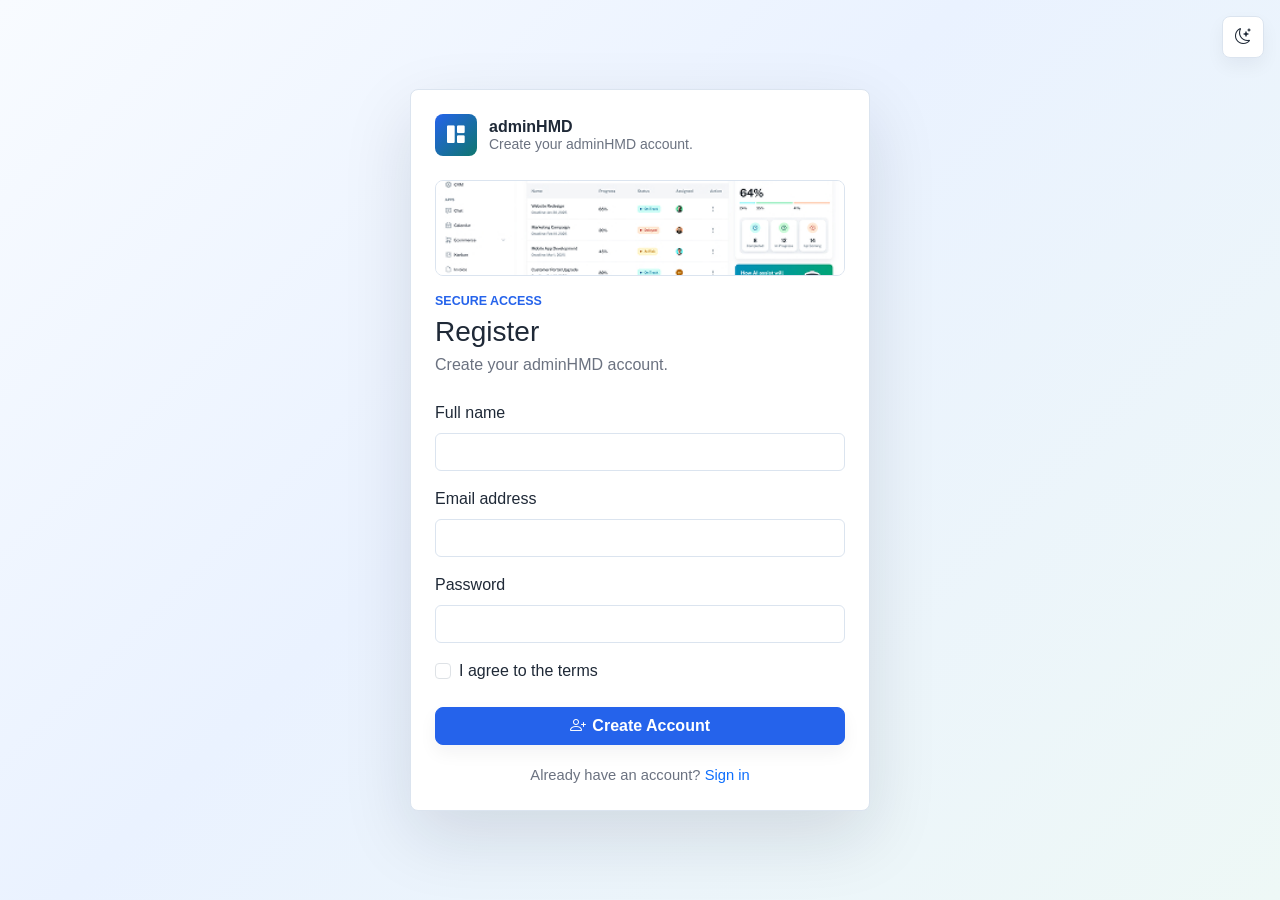
<file: register.html>
<!DOCTYPE html>
<html lang="en">
<head>
  <meta charset="UTF-8">
  <meta name="viewport" content="width=device-width, initial-scale=1.0">
  <meta name="description" content="adminHMD authentication page">
  <title>Register | adminHMD</title>

  <link rel="stylesheet" href="../assets/css/bootstrap.min.css">
  <link rel="stylesheet" href="../assets/vendors/bootstrap-icons/bootstrap-icons.css">
  <link rel="stylesheet" href="../assets/css/style.css">
</head>

<body class="auth-body">
  <button class="icon-button theme-toggle auth-theme-toggle" type="button" data-theme-toggle aria-label="Switch color theme" title="Switch color theme">
    <i class="bi bi-moon-stars" data-theme-icon aria-hidden="true"></i>
  </button>
  <main class="auth-page">
    <section class="auth-card">
      <a class="auth-brand" href="index.html"><span class="brand-icon"><i class="bi bi-grid-1x2-fill" aria-hidden="true"></i></span><span><strong>adminHMD</strong><small>Create your adminHMD account.</small></span></a>
      <div class="auth-visual"><img src="../assets/images/png/dasher-ui-bootstrap-5.jpg" alt="adminHMD dashboard interface"></div>
      <form class="needs-validation" novalidate>
        <div class="mb-4">
          <p class="eyebrow mb-1">Secure Access</p>
          <h1 class="h3 mb-1">Register</h1>
          <p class="text-muted mb-0">Create your adminHMD account.</p>
        </div>
        <div class="mb-3"><label class="form-label" for="registerName">Full name</label><input class="form-control" id="registerName" type="text" required><div class="invalid-feedback">Full name is required.</div></div>
        <div class="mb-3"><label class="form-label" for="registerEmail">Email address</label><input class="form-control" id="registerEmail" type="email" required><div class="invalid-feedback">Enter a valid email.</div></div>
        <div class="mb-3"><label class="form-label" for="registerPassword">Password</label><input class="form-control" id="registerPassword" type="password" minlength="6" required><div class="invalid-feedback">Password must be at least 6 characters.</div></div>
        <div class="form-check mb-4"><input class="form-check-input" type="checkbox" id="terms" required><label class="form-check-label" for="terms">I agree to the terms</label><div class="invalid-feedback">You must agree before continuing.</div></div>
        <button class="btn btn-primary w-100" type="submit"><i class="bi bi-person-plus" aria-hidden="true"></i> Create Account</button>
      </form>
      
      <div class="auth-footer">Already have an account? <a href="login.html">Sign in</a></div>
    </section>
  </main>

  <script src="../assets/js/bootstrap.bundle.min.js"></script>
  <script src="../assets/js/main.js"></script>
</body>
</html>
</file>
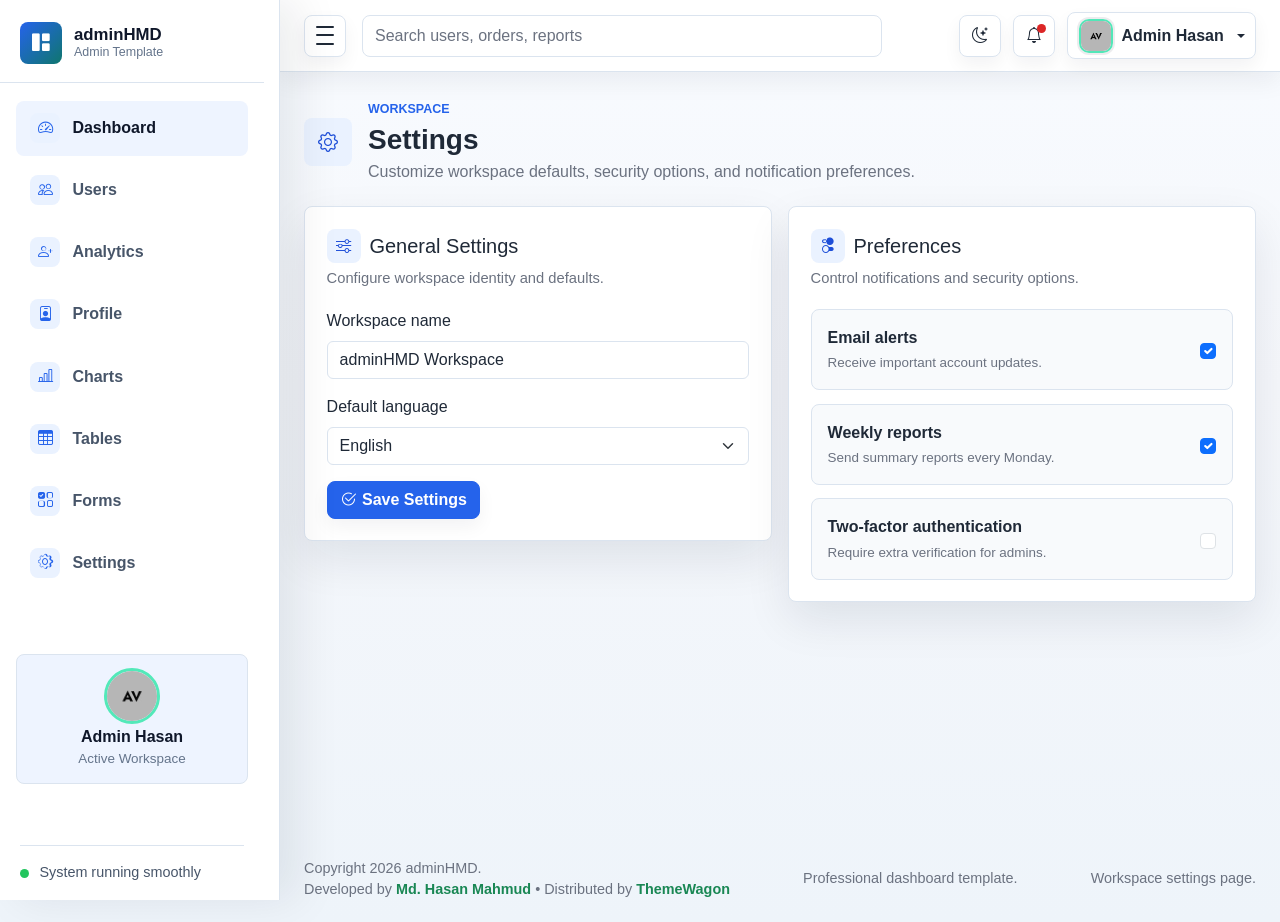
<file: settings.html>
<!DOCTYPE html>
<html lang="en">
<head>
  <meta charset="UTF-8">
  <meta name="viewport" content="width=device-width, initial-scale=1.0">
  <meta name="description" content="adminHMD professional admin dashboard template">
  <title>Settings | adminHMD</title>

  <link rel="stylesheet" href="assets/css/bootstrap.min.css">
  <link rel="stylesheet" href="assets/vendors/bootstrap-icons/bootstrap-icons.css">
  <link rel="stylesheet" href="assets/css/style.css">
</head>

<body>
  <div class="admin-shell">
    <div class="sidebar-backdrop" data-sidebar-close></div>

    <aside class="admin-sidebar" id="adminSidebar" aria-label="Main navigation">
      <div class="sidebar-header">
        <a class="brand-mark" href="index.html" aria-label="adminHMD dashboard">
          <span class="brand-icon"><i class="bi bi-grid-1x2-fill" aria-hidden="true"></i></span>
          <span class="brand-copy">
            <span class="brand-title">adminHMD</span>
            <span class="brand-subtitle">Admin Template</span>
          </span>
        </a>
      </div>

      <nav class="sidebar-nav">
        <a class="nav-link active" href="index.html" aria-current="page">
          <span class="nav-icon"><i class="bi bi-speedometer2" aria-hidden="true"></i></span>
          <span class="nav-text">Dashboard</span>
        </a>
        <a class="nav-link" href="users.html">
          <span class="nav-icon"><i class="bi bi-people" aria-hidden="true"></i></span>
          <span class="nav-text">Users</span>
        </a>
        <a class="nav-link" href="#">
          <span class="nav-icon"><i class="bi bi-person-plus" aria-hidden="true"></i></span>
          <span class="nav-text">Analytics</span>
        </a>
        <a class="nav-link" href="profile.html">
          <span class="nav-icon"><i class="bi bi-person-badge" aria-hidden="true"></i></span>
          <span class="nav-text">Profile</span>
        </a>
        <a class="nav-link" href="charts.html">
          <span class="nav-icon"><i class="bi bi-bar-chart-line" aria-hidden="true"></i></span>
          <span class="nav-text">Charts</span>
        </a>
        <a class="nav-link" href="tables.html">
          <span class="nav-icon"><i class="bi bi-table" aria-hidden="true"></i></span>
          <span class="nav-text">Tables</span>
        </a>
        <a class="nav-link" href="forms.html">
          <span class="nav-icon"><i class="bi bi-ui-checks-grid" aria-hidden="true"></i></span>
          <span class="nav-text">Forms</span>
        </a>
        
       
        <a class="nav-link" href="settings.html">
          <span class="nav-icon"><i class="bi bi-gear" aria-hidden="true"></i></span>
          <span class="nav-text">Settings</span>
        </a>
        
      </nav>

      <div class="sidebar-user">
        <img class="avatar-img avatar-md sidebar-user-avatar" src="assets/images/avatar/avatar.jpg" alt="Admin Hasan">
        <strong>Admin Hasan</strong>
        <small>Active Workspace</small>
      </div>

      <div class="sidebar-footer">
        <span class="status-dot"></span>
        <span class="sidebar-footer-text">System running smoothly</span>
      </div>
    </aside>

    <div class="admin-main">
      <nav class="navbar admin-navbar navbar-expand bg-white">
        <div class="container-fluid px-3 px-lg-4">
          <button class="sidebar-toggle" type="button" data-sidebar-toggle aria-controls="adminSidebar" aria-expanded="true" aria-label="Toggle sidebar">
            <span></span>
            <span></span>
            <span></span>
          </button>

          <form class="d-none d-md-flex ms-3 flex-grow-1" role="search">
            <input class="form-control search-input" type="search" placeholder="Search users, orders, reports" aria-label="Search">
          </form>

          <div class="navbar-actions ms-auto">
            <button class="icon-button theme-toggle" type="button" data-theme-toggle aria-label="Switch color theme" title="Switch color theme">
              <i class="bi bi-moon-stars" data-theme-icon aria-hidden="true"></i>
            </button>
            <div class="dropdown">
              <button class="icon-button" type="button" data-bs-toggle="dropdown" aria-expanded="false" aria-label="Notifications">
                <span class="notification-dot"></span>
                <i class="bi bi-bell" aria-hidden="true"></i>
              </button>
              <div class="dropdown-menu dropdown-menu-end notification-menu">
                <div class="dropdown-header fw-bold text-body">Notifications</div>
                <a class="dropdown-item" href="users.html">
                  <span class="notification-title">New user registered</span>
                  <span class="notification-time">4 minutes ago</span>
                </a>
                <a class="dropdown-item" href="charts.html">
                  <span class="notification-title">Revenue target reached</span>
                  <span class="notification-time">32 minutes ago</span>
                </a>
                <a class="dropdown-item" href="settings.html">
                  <span class="notification-title">Security review completed</span>
                  <span class="notification-time">1 hour ago</span>
                </a>
              </div>
            </div>

            <div class="dropdown">
              <button class="profile-button dropdown-toggle" type="button" data-bs-toggle="dropdown" aria-expanded="false">
                <img class="avatar-img avatar-sm" src="assets/images/avatar/avatar.jpg" alt="Admin Hasan">
                <span class="profile-name d-none d-sm-inline">Admin Hasan</span>
              </button>
              <ul class="dropdown-menu dropdown-menu-end">
                <li><a class="dropdown-item" href="profile.html">Profile</a></li>
                <li><a class="dropdown-item" href="settings.html">Account settings</a></li>
                <li><hr class="dropdown-divider"></li>
                <li><a class="dropdown-item" href="login.html">Sign out</a></li>
              </ul>
            </div>
          </div>
        </div>
      </nav>

      <main class="dashboard-content">
        <div class="container-fluid px-3 px-lg-4 py-4">
          <div class="page-heading">
            <div class="page-heading-copy">
              <span class="page-icon"><i class="bi bi-gear" aria-hidden="true"></i></span>
              <div>
                <p class="eyebrow mb-1">Workspace</p>
                <h1 class="h3 mb-1">Settings</h1>
                <p class="text-muted mb-0">Customize workspace defaults, security options, and notification preferences.</p>
              </div>
            </div>
            
          </div>

          <section class="row g-3">
            <div class="col-12 col-xl-6">
              <form class="panel needs-validation" novalidate>
                <div class="panel-header"><div><h2 class="h5 mb-1 section-title"><i class="bi bi-sliders" aria-hidden="true"></i><span>General Settings</span></h2><p class="text-muted mb-0">Configure workspace identity and defaults.</p></div></div>
                <div class="mb-3"><label class="form-label" for="workspaceName">Workspace name</label><input class="form-control" id="workspaceName" type="text" value="adminHMD Workspace" required><div class="invalid-feedback">Workspace name is required.</div></div>
                <div class="mb-3"><label class="form-label" for="defaultLanguage">Default language</label><select class="form-select" id="defaultLanguage"><option selected>English</option><option>Bangla</option><option>Spanish</option></select></div>
                <button class="btn btn-primary" type="submit"><i class="bi bi-check2-circle" aria-hidden="true"></i> Save Settings</button>
              </form>
            </div>
            <div class="col-12 col-xl-6">
              <div class="panel h-100">
                <div class="panel-header"><div><h2 class="h5 mb-1 section-title"><i class="bi bi-toggles2" aria-hidden="true"></i><span>Preferences</span></h2><p class="text-muted mb-0">Control notifications and security options.</p></div></div>
                <div class="settings-list">
                  <label class="settings-row"><span><strong>Email alerts</strong><small>Receive important account updates.</small></span><input class="form-check-input" type="checkbox" checked></label>
                  <label class="settings-row"><span><strong>Weekly reports</strong><small>Send summary reports every Monday.</small></span><input class="form-check-input" type="checkbox" checked></label>
                  <label class="settings-row"><span><strong>Two-factor authentication</strong><small>Require extra verification for admins.</small></span><input class="form-check-input" type="checkbox"></label>
                </div>
              </div>
            </div>
          </section>
        </div>
      </main>

      <footer class="admin-footer">
        <div class="container-fluid px-3 px-lg-4">
          <span>Copyright 2026 adminHMD. <br> Developed by <a target="_blank" class="fw-bold text-success" href="https://github.com/HasanMahmudDev">Md. Hasan Mahmud</a> • Distributed by <a target="_blank" class="fw-bold text-success" href="https://themewagon.com">ThemeWagon</a> </span>
          <span>Professional dashboard template.</span>
          <span>Workspace settings page.</span>
        </div>
      </footer>
    </div>
  </div>

  <script src="assets/js/bootstrap.bundle.min.js"></script>
  <script src="assets/js/main.js"></script>
</body>
</html>
</file>
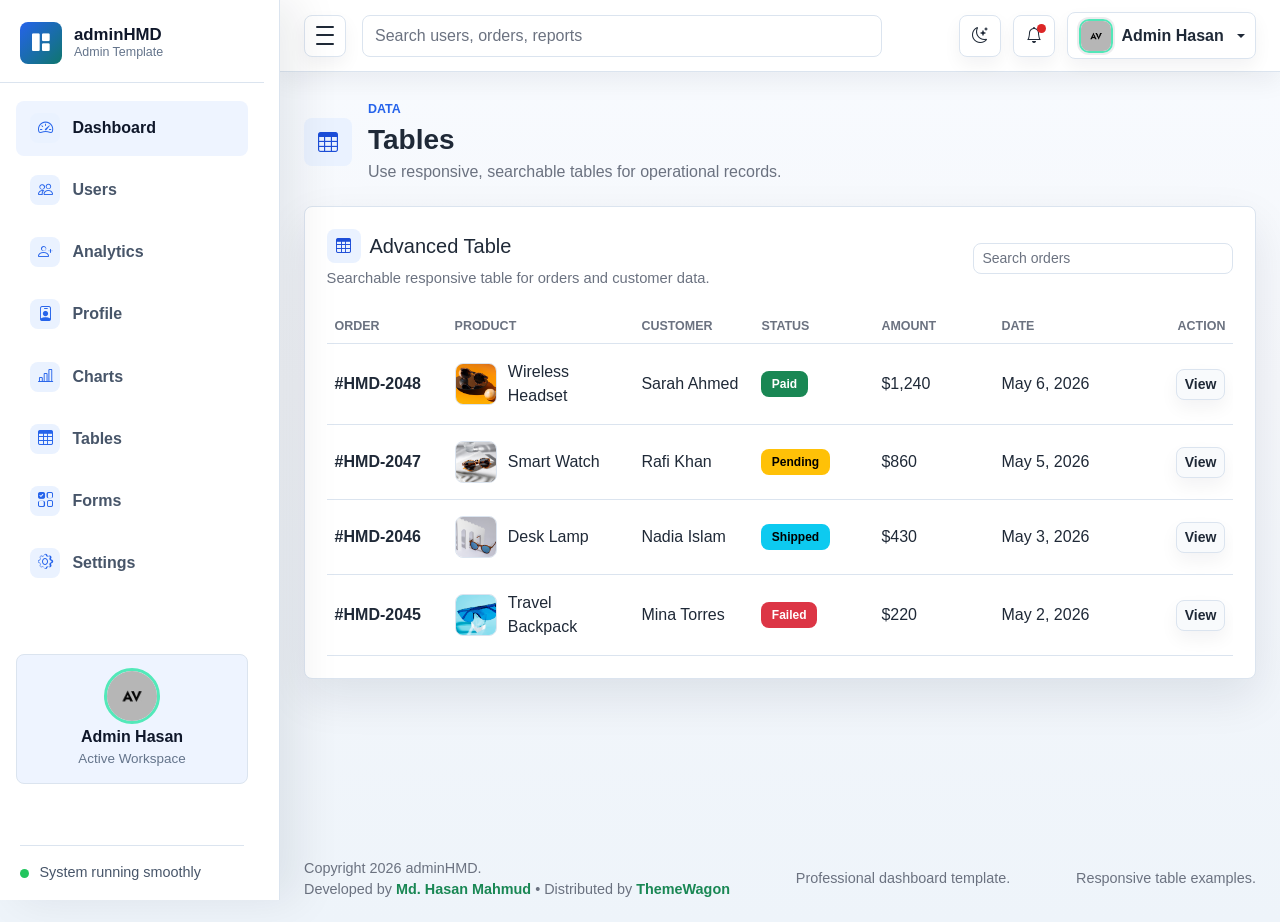
<file: tables.html>
<!DOCTYPE html>
<html lang="en">
<head>
  <meta charset="UTF-8">
  <meta name="viewport" content="width=device-width, initial-scale=1.0">
  <meta name="description" content="adminHMD professional admin dashboard template">
  <title>Tables | adminHMD</title>

  <link rel="stylesheet" href="assets/css/bootstrap.min.css">
  <link rel="stylesheet" href="assets/vendors/bootstrap-icons/bootstrap-icons.css">
  <link rel="stylesheet" href="assets/css/style.css">
</head>

<body>
  <div class="admin-shell">
    <div class="sidebar-backdrop" data-sidebar-close></div>

    <aside class="admin-sidebar" id="adminSidebar" aria-label="Main navigation">
      <div class="sidebar-header">
        <a class="brand-mark" href="index.html" aria-label="adminHMD dashboard">
          <span class="brand-icon"><i class="bi bi-grid-1x2-fill" aria-hidden="true"></i></span>
          <span class="brand-copy">
            <span class="brand-title">adminHMD</span>
            <span class="brand-subtitle">Admin Template</span>
          </span>
        </a>
      </div>

      <nav class="sidebar-nav">
        <a class="nav-link active" href="index.html" aria-current="page">
          <span class="nav-icon"><i class="bi bi-speedometer2" aria-hidden="true"></i></span>
          <span class="nav-text">Dashboard</span>
        </a>
        <a class="nav-link" href="users.html">
          <span class="nav-icon"><i class="bi bi-people" aria-hidden="true"></i></span>
          <span class="nav-text">Users</span>
        </a>
        <a class="nav-link" href="#">
          <span class="nav-icon"><i class="bi bi-person-plus" aria-hidden="true"></i></span>
          <span class="nav-text">Analytics</span>
        </a>
        <a class="nav-link" href="profile.html">
          <span class="nav-icon"><i class="bi bi-person-badge" aria-hidden="true"></i></span>
          <span class="nav-text">Profile</span>
        </a>
        <a class="nav-link" href="charts.html">
          <span class="nav-icon"><i class="bi bi-bar-chart-line" aria-hidden="true"></i></span>
          <span class="nav-text">Charts</span>
        </a>
        <a class="nav-link" href="tables.html">
          <span class="nav-icon"><i class="bi bi-table" aria-hidden="true"></i></span>
          <span class="nav-text">Tables</span>
        </a>
        <a class="nav-link" href="forms.html">
          <span class="nav-icon"><i class="bi bi-ui-checks-grid" aria-hidden="true"></i></span>
          <span class="nav-text">Forms</span>
        </a>
        
       
        <a class="nav-link" href="settings.html">
          <span class="nav-icon"><i class="bi bi-gear" aria-hidden="true"></i></span>
          <span class="nav-text">Settings</span>
        </a>
        
      </nav>

      <div class="sidebar-user">
        <img class="avatar-img avatar-md sidebar-user-avatar" src="assets/images/avatar/avatar.jpg" alt="Admin Hasan">
        <strong>Admin Hasan</strong>
        <small>Active Workspace</small>
      </div>

      <div class="sidebar-footer">
        <span class="status-dot"></span>
        <span class="sidebar-footer-text">System running smoothly</span>
      </div>
    </aside>

    <div class="admin-main">
      <nav class="navbar admin-navbar navbar-expand bg-white">
        <div class="container-fluid px-3 px-lg-4">
          <button class="sidebar-toggle" type="button" data-sidebar-toggle aria-controls="adminSidebar" aria-expanded="true" aria-label="Toggle sidebar">
            <span></span>
            <span></span>
            <span></span>
          </button>

          <form class="d-none d-md-flex ms-3 flex-grow-1" role="search">
            <input class="form-control search-input" type="search" placeholder="Search users, orders, reports" aria-label="Search">
          </form>

          <div class="navbar-actions ms-auto">
            <button class="icon-button theme-toggle" type="button" data-theme-toggle aria-label="Switch color theme" title="Switch color theme">
              <i class="bi bi-moon-stars" data-theme-icon aria-hidden="true"></i>
            </button>
            <div class="dropdown">
              <button class="icon-button" type="button" data-bs-toggle="dropdown" aria-expanded="false" aria-label="Notifications">
                <span class="notification-dot"></span>
                <i class="bi bi-bell" aria-hidden="true"></i>
              </button>
              <div class="dropdown-menu dropdown-menu-end notification-menu">
                <div class="dropdown-header fw-bold text-body">Notifications</div>
                <a class="dropdown-item" href="users.html">
                  <span class="notification-title">New user registered</span>
                  <span class="notification-time">4 minutes ago</span>
                </a>
                <a class="dropdown-item" href="charts.html">
                  <span class="notification-title">Revenue target reached</span>
                  <span class="notification-time">32 minutes ago</span>
                </a>
                <a class="dropdown-item" href="settings.html">
                  <span class="notification-title">Security review completed</span>
                  <span class="notification-time">1 hour ago</span>
                </a>
              </div>
            </div>

            <div class="dropdown">
              <button class="profile-button dropdown-toggle" type="button" data-bs-toggle="dropdown" aria-expanded="false">
                <img class="avatar-img avatar-sm" src="assets/images/avatar/avatar.jpg" alt="Admin Hasan">
                <span class="profile-name d-none d-sm-inline">Admin Hasan</span>
              </button>
              <ul class="dropdown-menu dropdown-menu-end">
                <li><a class="dropdown-item" href="profile.html">Profile</a></li>
                <li><a class="dropdown-item" href="settings.html">Account settings</a></li>
                <li><hr class="dropdown-divider"></li>
                <li><a class="dropdown-item" href="login.html">Sign out</a></li>
              </ul>
            </div>
          </div>
        </div>
      </nav>

      <main class="dashboard-content">
        <div class="container-fluid px-3 px-lg-4 py-4">
          <div class="page-heading">
            <div class="page-heading-copy">
              <span class="page-icon"><i class="bi bi-table" aria-hidden="true"></i></span>
              <div>
                <p class="eyebrow mb-1">Data</p>
                <h1 class="h3 mb-1">Tables</h1>
                <p class="text-muted mb-0">Use responsive, searchable tables for operational records.</p>
              </div>
            </div>
            
          </div>

          <section class="panel">
            <div class="panel-header"><div><h2 class="h5 mb-1 section-title"><i class="bi bi-table" aria-hidden="true"></i><span>Advanced Table</span></h2><p class="text-muted mb-0">Searchable responsive table for orders and customer data.</p></div><input class="form-control form-control-sm table-search" type="search" placeholder="Search orders" data-table-search="ordersTable" aria-label="Search orders"></div>
            <div class="table-responsive"><table class="table align-middle mb-0" id="ordersTable" data-searchable-table><thead><tr><th>Order</th><th>Product</th><th>Customer</th><th>Status</th><th>Amount</th><th>Date</th><th class="text-end">Action</th></tr></thead><tbody>
              <tr><td class="fw-semibold">#HMD-2048</td><td><div class="table-media"><img class="product-thumb" src="assets/images/ecommerce/product-1.jpg" alt="Wireless Headset"><span>Wireless Headset</span></div></td><td>Sarah Ahmed</td><td><span class="badge text-bg-success">Paid</span></td><td>$1,240</td><td>May 6, 2026</td><td class="text-end"><button class="btn btn-light btn-sm" type="button">View</button></td></tr>
              <tr><td class="fw-semibold">#HMD-2047</td><td><div class="table-media"><img class="product-thumb" src="assets/images/ecommerce/product-2.jpg" alt="Smart Watch"><span>Smart Watch</span></div></td><td>Rafi Khan</td><td><span class="badge text-bg-warning">Pending</span></td><td>$860</td><td>May 5, 2026</td><td class="text-end"><button class="btn btn-light btn-sm" type="button">View</button></td></tr>
              <tr><td class="fw-semibold">#HMD-2046</td><td><div class="table-media"><img class="product-thumb" src="assets/images/ecommerce/product-3.jpg" alt="Desk Lamp"><span>Desk Lamp</span></div></td><td>Nadia Islam</td><td><span class="badge text-bg-info">Shipped</span></td><td>$430</td><td>May 3, 2026</td><td class="text-end"><button class="btn btn-light btn-sm" type="button">View</button></td></tr>
              <tr><td class="fw-semibold">#HMD-2045</td><td><div class="table-media"><img class="product-thumb" src="assets/images/ecommerce/product-4.jpg" alt="Travel Backpack"><span>Travel Backpack</span></div></td><td>Mina Torres</td><td><span class="badge text-bg-danger">Failed</span></td><td>$220</td><td>May 2, 2026</td><td class="text-end"><button class="btn btn-light btn-sm" type="button">View</button></td></tr>
            </tbody></table></div>
          </section>
        </div>
      </main>

      <footer class="admin-footer">
        <div class="container-fluid px-3 px-lg-4">
          <span>Copyright 2026 adminHMD. <br> Developed by <a target="_blank" class="fw-bold text-success" href="https://github.com/HasanMahmudDev">Md. Hasan Mahmud</a> • Distributed by <a target="_blank" class="fw-bold text-success" href="https://themewagon.com">ThemeWagon</a> </span>
          <span>Professional dashboard template.</span>
          <span>Responsive table examples.</span>
        </div>
      </footer>
    </div>
  </div>

  <script src="assets/js/bootstrap.bundle.min.js"></script>
  <script src="assets/js/main.js"></script>
</body>
</html>
</file>
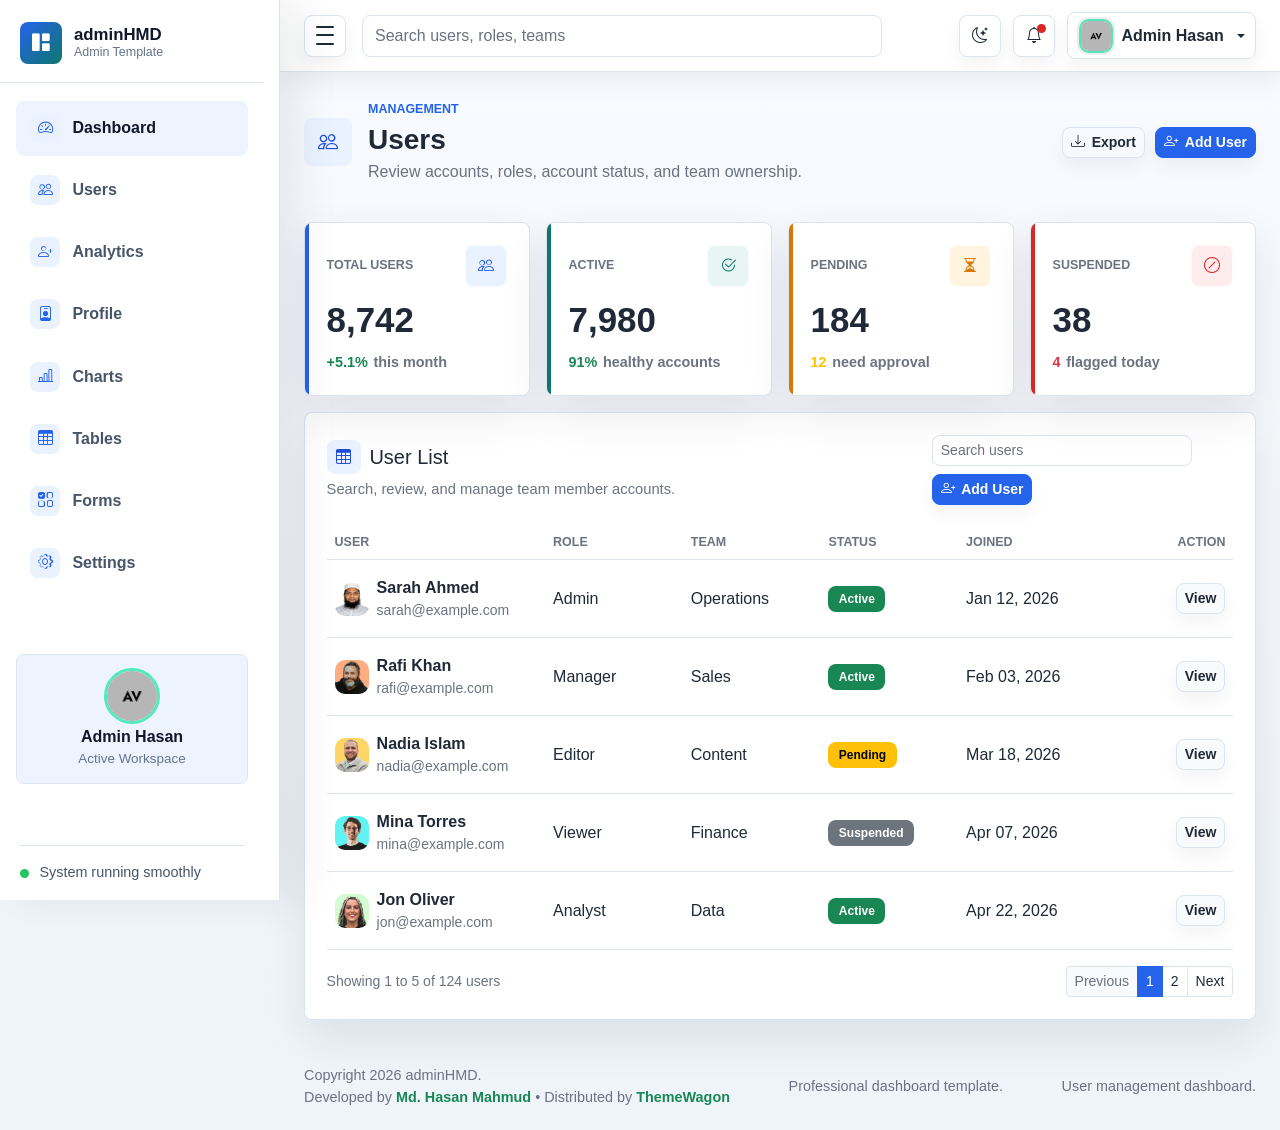
<file: users.html>
<!DOCTYPE html>
<html lang="en">
<head>
  <meta charset="UTF-8">
  <meta name="viewport" content="width=device-width, initial-scale=1.0">
  <meta name="description" content="adminHMD professional admin dashboard template">
  <title>Users | adminHMD</title>

  <link rel="stylesheet" href="assets/css/bootstrap.min.css">
  <link rel="stylesheet" href="assets/vendors/bootstrap-icons/bootstrap-icons.css">
  <link rel="stylesheet" href="assets/css/style.css">
</head>

<body>
  <div class="admin-shell">
    <div class="sidebar-backdrop" data-sidebar-close></div>

    <aside class="admin-sidebar" id="adminSidebar" aria-label="Main navigation">
      <div class="sidebar-header">
        <a class="brand-mark" href="index.html" aria-label="adminHMD dashboard">
          <span class="brand-icon"><i class="bi bi-grid-1x2-fill" aria-hidden="true"></i></span>
          <span class="brand-copy">
            <span class="brand-title">adminHMD</span>
            <span class="brand-subtitle">Admin Template</span>
          </span>
        </a>
      </div>

      <nav class="sidebar-nav">
        <a class="nav-link active" href="index.html" aria-current="page">
          <span class="nav-icon"><i class="bi bi-speedometer2" aria-hidden="true"></i></span>
          <span class="nav-text">Dashboard</span>
        </a>
        <a class="nav-link" href="users.html">
          <span class="nav-icon"><i class="bi bi-people" aria-hidden="true"></i></span>
          <span class="nav-text">Users</span>
        </a>
        <a class="nav-link" href="#">
          <span class="nav-icon"><i class="bi bi-person-plus" aria-hidden="true"></i></span>
          <span class="nav-text">Analytics</span>
        </a>
        <a class="nav-link" href="profile.html">
          <span class="nav-icon"><i class="bi bi-person-badge" aria-hidden="true"></i></span>
          <span class="nav-text">Profile</span>
        </a>
        <a class="nav-link" href="charts.html">
          <span class="nav-icon"><i class="bi bi-bar-chart-line" aria-hidden="true"></i></span>
          <span class="nav-text">Charts</span>
        </a>
        <a class="nav-link" href="tables.html">
          <span class="nav-icon"><i class="bi bi-table" aria-hidden="true"></i></span>
          <span class="nav-text">Tables</span>
        </a>
        <a class="nav-link" href="forms.html">
          <span class="nav-icon"><i class="bi bi-ui-checks-grid" aria-hidden="true"></i></span>
          <span class="nav-text">Forms</span>
        </a>
        
       
        <a class="nav-link" href="settings.html">
          <span class="nav-icon"><i class="bi bi-gear" aria-hidden="true"></i></span>
          <span class="nav-text">Settings</span>
        </a>
        
      </nav>

      <div class="sidebar-user">
        <img class="avatar-img avatar-md sidebar-user-avatar" src="assets/images/avatar/avatar.jpg" alt="Admin Hasan">
        <strong>Admin Hasan</strong>
        <small>Active Workspace</small>
      </div>

      <div class="sidebar-footer">
        <span class="status-dot"></span>
        <span class="sidebar-footer-text">System running smoothly</span>
      </div>
    </aside>

    <div class="admin-main">
      <nav class="navbar admin-navbar navbar-expand bg-white">
        <div class="container-fluid px-3 px-lg-4">
          <button class="sidebar-toggle" type="button" data-sidebar-toggle aria-controls="adminSidebar" aria-expanded="true" aria-label="Toggle sidebar">
            <span></span>
            <span></span>
            <span></span>
          </button>

          <form class="d-none d-md-flex ms-3 flex-grow-1" role="search">
            <input class="form-control search-input" type="search" placeholder="Search users, roles, teams" aria-label="Search">
          </form>

          <div class="navbar-actions ms-auto">
            <button class="icon-button theme-toggle" type="button" data-theme-toggle aria-label="Switch color theme" title="Switch color theme">
              <i class="bi bi-moon-stars" data-theme-icon aria-hidden="true"></i>
            </button>
            <div class="dropdown">
              <button class="icon-button" type="button" data-bs-toggle="dropdown" aria-expanded="false" aria-label="Notifications">
                <span class="notification-dot"></span>
                <i class="bi bi-bell" aria-hidden="true"></i>
              </button>
              <div class="dropdown-menu dropdown-menu-end notification-menu">
                <div class="dropdown-header fw-bold text-body">Notifications</div>
                <a class="dropdown-item" href="users.html">
                  <span class="notification-title">New user registered</span>
                  <span class="notification-time">4 minutes ago</span>
                </a>
                <a class="dropdown-item" href="charts.html">
                  <span class="notification-title">Revenue target reached</span>
                  <span class="notification-time">32 minutes ago</span>
                </a>
                <a class="dropdown-item" href="settings.html">
                  <span class="notification-title">Security review completed</span>
                  <span class="notification-time">1 hour ago</span>
                </a>
              </div>
            </div>

            <div class="dropdown">
              <button class="profile-button dropdown-toggle" type="button" data-bs-toggle="dropdown" aria-expanded="false">
                <img class="avatar-img avatar-sm" src="assets/images/avatar/avatar.jpg" alt="Admin Hasan">
                <span class="profile-name d-none d-sm-inline">Admin Hasan</span>
              </button>
              <ul class="dropdown-menu dropdown-menu-end">
                <li><a class="dropdown-item" href="profile.html">Profile</a></li>
                <li><a class="dropdown-item" href="settings.html">Account settings</a></li>
                <li><hr class="dropdown-divider"></li>
                <li><a class="dropdown-item" href="login.html">Sign out</a></li>
              </ul>
            </div>
          </div>
        </div>
      </nav>

      <main class="dashboard-content">
        <div class="container-fluid px-3 px-lg-4 py-4">
          <div class="page-heading">
            <div class="page-heading-copy">
              <span class="page-icon"><i class="bi bi-people" aria-hidden="true"></i></span>
              <div>
                <p class="eyebrow mb-1">Management</p>
                <h1 class="h3 mb-1">Users</h1>
                <p class="text-muted mb-0">Review accounts, roles, account status, and team ownership.</p>
              </div>
            </div>
            <div class="heading-actions"><a class="btn btn-outline-secondary btn-sm" href="tables.html"><i class="bi bi-download" aria-hidden="true"></i> Export</a><a class="btn btn-primary btn-sm" href="add-user.html"><i class="bi bi-person-plus" aria-hidden="true"></i> Add User</a></div>
          </div>

          <section class="row g-3 mt-1" aria-label="User summary">
            <div class="col-12 col-sm-6 col-xl-3">
              <article class="metric-card metric-primary">
                <div class="metric-top">
                  <span class="metric-label">Total Users</span>
                  <span class="metric-icon"><i class="bi bi-people" aria-hidden="true"></i></span>
                </div>
                <div class="metric-value">8,742</div>
                <div class="metric-meta">
                  <span class="text-success">+5.1%</span>
                  <span>this month</span>
                </div>
              </article>
            </div>

            <div class="col-12 col-sm-6 col-xl-3">
              <article class="metric-card metric-success">
                <div class="metric-top">
                  <span class="metric-label">Active</span>
                  <span class="metric-icon"><i class="bi bi-check2-circle" aria-hidden="true"></i></span>
                </div>
                <div class="metric-value">7,980</div>
                <div class="metric-meta">
                  <span class="text-success">91%</span>
                  <span>healthy accounts</span>
                </div>
              </article>
            </div>

            <div class="col-12 col-sm-6 col-xl-3">
              <article class="metric-card metric-warning">
                <div class="metric-top">
                  <span class="metric-label">Pending</span>
                  <span class="metric-icon"><i class="bi bi-hourglass-split" aria-hidden="true"></i></span>
                </div>
                <div class="metric-value">184</div>
                <div class="metric-meta">
                  <span class="text-warning">12</span>
                  <span>need approval</span>
                </div>
              </article>
            </div>

            <div class="col-12 col-sm-6 col-xl-3">
              <article class="metric-card metric-danger">
                <div class="metric-top">
                  <span class="metric-label">Suspended</span>
                  <span class="metric-icon"><i class="bi bi-slash-circle" aria-hidden="true"></i></span>
                </div>
                <div class="metric-value">38</div>
                <div class="metric-meta">
                  <span class="text-danger">4</span>
                  <span>flagged today</span>
                </div>
              </article>
            </div>
          </section>

          <section class="panel mt-3">
            <div class="panel-header">
              <div>
                <h2 class="h5 mb-1 section-title"><i class="bi bi-table" aria-hidden="true"></i><span>User List</span></h2>
                <p class="text-muted mb-0">Search, review, and manage team member accounts.</p>
              </div>
              <div class="d-flex flex-wrap gap-2">
                <input class="form-control form-control-sm table-search" type="search" placeholder="Search users" data-table-search="usersTable" aria-label="Search users">
                <a class="btn btn-primary btn-sm" href="add-user.html"><i class="bi bi-person-plus" aria-hidden="true"></i> Add User</a>
              </div>
            </div>
            <div class="table-responsive">
              <table class="table align-middle mb-0" id="usersTable" data-searchable-table>
                <thead><tr><th scope="col">User</th><th scope="col">Role</th><th scope="col">Team</th><th scope="col">Status</th><th scope="col">Joined</th><th scope="col" class="text-end">Action</th></tr></thead>
                <tbody>
                  <tr>
                    <td>
                      <div class="d-flex align-items-center gap-2">
                        <img class="avatar-img avatar-sm" src="assets/images/avatar/avatar-1.jpg" alt="Sarah Ahmed">
                        <div>
                          <p class="fw-semibold mb-0">Sarah Ahmed</p>
                          <p class="text-muted small mb-0">sarah@example.com</p>
                        </div>
                      </div>
                    </td>
                    <td>Admin</td>
                    <td>Operations</td>
                    <td><span class="badge text-bg-success">Active</span></td>
                    <td>Jan 12, 2026</td>
                    <td class="text-end"><a class="btn btn-light btn-sm" href="user-details.html">View</a></td>
                  </tr>
                  <tr>
                    <td>
                      <div class="d-flex align-items-center gap-2">
                        <img class="avatar-img avatar-sm" src="assets/images/avatar/avatar-2.jpg" alt="Rafi Khan">
                        <div>
                          <p class="fw-semibold mb-0">Rafi Khan</p>
                          <p class="text-muted small mb-0">rafi@example.com</p>
                        </div>
                      </div>
                    </td>
                    <td>Manager</td>
                    <td>Sales</td>
                    <td><span class="badge text-bg-success">Active</span></td>
                    <td>Feb 03, 2026</td>
                    <td class="text-end"><a class="btn btn-light btn-sm" href="user-details.html">View</a></td>
                  </tr>
                  <tr>
                    <td>
                      <div class="d-flex align-items-center gap-2">
                        <img class="avatar-img avatar-sm" src="assets/images/avatar/avatar-3.jpg" alt="Nadia Islam">
                        <div>
                          <p class="fw-semibold mb-0">Nadia Islam</p>
                          <p class="text-muted small mb-0">nadia@example.com</p>
                        </div>
                      </div>
                    </td>
                    <td>Editor</td>
                    <td>Content</td>
                    <td><span class="badge text-bg-warning">Pending</span></td>
                    <td>Mar 18, 2026</td>
                    <td class="text-end"><a class="btn btn-light btn-sm" href="user-details.html">View</a></td>
                  </tr>
                  <tr>
                    <td>
                      <div class="d-flex align-items-center gap-2">
                        <img class="avatar-img avatar-sm" src="assets/images/avatar/avatar-4.jpg" alt="Mina Torres">
                        <div>
                          <p class="fw-semibold mb-0">Mina Torres</p>
                          <p class="text-muted small mb-0">mina@example.com</p>
                        </div>
                      </div>
                    </td>
                    <td>Viewer</td>
                    <td>Finance</td>
                    <td><span class="badge text-bg-secondary">Suspended</span></td>
                    <td>Apr 07, 2026</td>
                    <td class="text-end"><a class="btn btn-light btn-sm" href="user-details.html">View</a></td>
                  </tr>
                  <tr>
                    <td>
                      <div class="d-flex align-items-center gap-2">
                        <img class="avatar-img avatar-sm" src="assets/images/avatar/avatar-5.jpg" alt="Jon Oliver">
                        <div>
                          <p class="fw-semibold mb-0">Jon Oliver</p>
                          <p class="text-muted small mb-0">jon@example.com</p>
                        </div>
                      </div>
                    </td>
                    <td>Analyst</td>
                    <td>Data</td>
                    <td><span class="badge text-bg-success">Active</span></td>
                    <td>Apr 22, 2026</td>
                    <td class="text-end"><a class="btn btn-light btn-sm" href="user-details.html">View</a></td>
                  </tr>
                </tbody>
              </table>
            </div>
            <div class="d-flex flex-column flex-sm-row align-items-sm-center justify-content-between gap-3 mt-3">
              <p class="text-muted small mb-0">Showing 1 to 5 of 124 users</p>
              <nav aria-label="Users pagination"><ul class="pagination pagination-sm mb-0"><li class="page-item disabled"><a class="page-link" href="#">Previous</a></li><li class="page-item active"><a class="page-link" href="#">1</a></li><li class="page-item"><a class="page-link" href="#">2</a></li><li class="page-item"><a class="page-link" href="#">Next</a></li></ul></nav>
            </div>
          </section>
        </div>
      </main>

      <footer class="admin-footer">
        <div class="container-fluid px-3 px-lg-4">
          <span>Copyright 2026 adminHMD. <br> Developed by <a target="_blank" class="fw-bold text-success" href="https://github.com/HasanMahmudDev">Md. Hasan Mahmud</a> • Distributed by <a target="_blank" class="fw-bold text-success" href="https://themewagon.com">ThemeWagon</a> </span>
          <span>Professional dashboard template.</span>
          <span>User management dashboard.</span>
        </div>
      </footer>
    </div>
  </div>

  <script src="assets/js/bootstrap.bundle.min.js"></script>
  <script src="assets/js/main.js"></script>
</body>
</html>
</file>
<file: assets/css/style.css>
:root {
  --sidebar-width: 280px;
  --sidebar-mini-width: 84px;
  --admin-bg: #f5f7fb;
  --admin-surface: #ffffff;
  --admin-surface-soft: #f8fafc;
  --admin-border: #dbe4ef;
  --admin-text: #1f2937;
  --admin-muted: #6b7280;
  --admin-primary: #2563eb;
  --admin-primary-dark: #1d4ed8;
  --admin-success: #0f766e;
  --admin-warning: #d97706;
  --admin-danger: #dc2626;
  --admin-sidebar: #111827;
  --admin-sidebar-soft: #1f2937;
  --admin-shadow-sm: 0 10px 24px rgba(15, 23, 42, 0.06);
  --admin-shadow: 0 18px 46px rgba(15, 23, 42, 0.09);
  --admin-shadow-lg: 0 26px 70px rgba(15, 23, 42, 0.12);
  --admin-ring: 0 0 0 4px rgba(37, 99, 235, 0.12);
}

* {
  box-sizing: border-box;
}
.dashboard-cards{
  display: grid;
  grid-template-columns: repeat(4, 1fr);
  gap: 18px;
  margin-top: 20px;
}

/* Card base */
.card.metric-card{
  background: #fff;
  border-radius: 14px;
  padding: 18px;
  box-shadow: 0 10px 25px rgba(0,0,0,0.08);
  transition: 0.2s ease;
  border-left: 5px solid transparent;
}

.card.metric-card:hover{
  transform: translateY(-4px);
}

/* top row */
.card-top{
  display: flex;
  justify-content: space-between;
  align-items: center;
  margin-bottom: 10px;
}

.label{
  font-size: 13px;
  color: #6b7280;
  font-weight: 600;
}

/* icon */
.icon{
  font-size: 20px;
  padding: 8px;
  border-radius: 10px;
  background: #f3f4f6;
}

/* numbers */
.card h2{
  font-size: 26px;
  margin: 0;
  font-weight: 800;
}

.card p{
  margin: 6px 0 0;
  font-size: 13px;
  color: #6b7280;
}

.up{
  color: #16a34a;
  font-weight: 600;
}

.down{
  color: #dc2626;
  font-weight: 600;
}

/* colors */
.revenue{ border-left-color:#2563eb; }
.orders{ border-left-color:#16a34a; }
.users{ border-left-color:#f59e0b; }
.tickets{ border-left-color:#dc2626; }

/* responsive */
@media(max-width: 992px){
  .dashboard-cards{
    grid-template-columns: repeat(2, 1fr);
  }
}

@media(max-width: 576px){
  .dashboard-cards{
    grid-template-columns: 1fr;
  }
}

html {
  min-height: 100%;
}

body {
  min-height: 100vh;
  margin: 0;
  background: linear-gradient(180deg, #f8fbff 0%, var(--admin-bg) 42%, #eef4fa 100%);
  color: var(--admin-text);
  font-family: "Segoe UI", Arial, sans-serif;
}

a {
  text-decoration: none;
}

.admin-shell {
  min-height: 100vh;
}

.admin-sidebar {
  position: fixed;
  inset: 0 auto 0 0;
  z-index: 1040;
  width: var(--sidebar-width);
  display: flex;
  flex-direction: column;
  overflow-x: hidden;
  overflow-y: auto;
  /* Reserve scrollbar gutter to keep inner content width stable so header/footer dividers align with scrollbar */
  scrollbar-gutter: stable;
  background: var(--admin-sidebar);
  color: #ffffff;
  box-shadow: 18px 0 42px rgba(15, 23, 42, 0.18);
  transform: translateX(0);
  transition: width 0.2s ease, transform 0.2s ease;
}

.sidebar-header {
  padding: 1.35rem 1.25rem 1.15rem;
  margin-inline: 0;
  border-bottom: 1px solid rgba(255, 255, 255, 0.08);
}

.brand-mark {
  display: flex;
  align-items: center;
  gap: 0.75rem;
  min-width: 0;
  color: #ffffff;
}

.brand-mark:hover,
.brand-mark:focus {
  color: #ffffff;
}

.brand-icon,
.profile-avatar,
.metric-icon,
.nav-icon {
  display: inline-grid;
  place-items: center;
  flex: 0 0 auto;
  font-weight: 800;
}

.brand-icon {
  width: 42px;
  height: 42px;
  border-radius: 8px;
  background: linear-gradient(135deg, #2563eb, #0f766e);
  color: #ffffff;
}

.brand-copy,
.brand-title,
.brand-subtitle,
.nav-text,
.sidebar-footer-text {
  min-width: 0;
  transition: opacity 0.16s ease, width 0.16s ease;
}

.brand-title,
.brand-subtitle {
  display: block;
  line-height: 1.2;
  white-space: nowrap;
}

.brand-title {
  font-size: 1.05rem;
  font-weight: 800;
}

.brand-subtitle {
  color: #9ca3af;
  font-size: 0.78rem;
}

.sidebar-nav {
  display: grid;
  gap: 0.45rem;
  padding: 1.1rem 1rem;
}

.sidebar-nav .nav-link {
  display: flex;
  align-items: center;
  gap: 0.75rem;
  min-height: 48px;
  padding: 0.78rem 0.9rem;
  border-radius: 8px;
  color: #d1d5db;
  font-weight: 700;
  transition: background 0.16s ease, color 0.16s ease, transform 0.16s ease;
  white-space: nowrap;
}

.sidebar-nav .nav-link:hover,
.sidebar-nav .nav-link:focus,
.sidebar-nav .nav-link.active {
  background: var(--admin-sidebar-soft);
  color: #ffffff;
}

.sidebar-nav .nav-link:hover,
.sidebar-nav .nav-link:focus {
  transform: translateX(2px);
}

.nav-icon {
  width: 30px;
  height: 30px;
  border-radius: 8px;
  background: rgba(255, 255, 255, 0.08);
  color: #bfdbfe;
  font-size: 0.76rem;
}

.sidebar-footer {
  display: flex;
  align-items: center;
  gap: 0.65rem;
  margin-top: auto;
  margin-inline: 1.25rem;
  padding: 1rem 0;
  color: #d1d5db;
  border-top: 1px solid rgba(255, 255, 255, 0.08);
  font-size: 0.9rem;
  white-space: nowrap;
}

.sidebar-user {
  margin: auto 1rem 1rem;
  padding: 0.85rem;
  display: grid;
  justify-items: center;
  gap: 0.22rem;
  border: 1px solid var(--admin-sidebar-border);
  border-radius: 8px;
  background: var(--admin-sidebar-soft);
  text-align: center;
}

.sidebar-user-avatar {
  border: 3px solid #53e9b9;
}

.sidebar-user strong {
  color: var(--admin-sidebar-text-strong);
  font-size: 1rem;
  line-height: 1.1;
}

.sidebar-user small {
  color: var(--admin-sidebar-muted);
  font-size: 0.84rem;
}

.status-dot,
.notification-dot {
  width: 9px;
  height: 9px;
  border-radius: 50%;
}

.status-dot {
  flex: 0 0 auto;
  background: #22c55e;
}

.sidebar-backdrop {
  position: fixed;
  inset: 0;
  z-index: 1030;
  display: none;
  background: rgba(15, 23, 42, 0.5);
}

.admin-main {
  width: auto;
  min-width: 0;
  min-height: 100vh;
  margin-left: var(--sidebar-width);
  transition: margin-left 0.2s ease;
}

.admin-navbar {
  position: sticky;
  top: 0;
  z-index: 1020;
  min-height: 72px;
  border-bottom: 1px solid var(--admin-border);
  box-shadow: var(--admin-shadow-sm);
}

.admin-navbar.bg-white {
  background-color: rgba(255, 255, 255, 0.94) !important;
  backdrop-filter: blur(14px);
}

.sidebar-toggle {
  width: 42px;
  height: 42px;
  display: inline-grid;
  place-items: center;
  gap: 4px;
  padding: 9px;
  border: 1px solid var(--admin-border);
  border-radius: 8px;
  background: #ffffff;
  box-shadow: 0 8px 18px rgba(15, 23, 42, 0.05);
  transition: border-color 0.16s ease, background 0.16s ease, box-shadow 0.16s ease;
}

.sidebar-toggle:hover,
.sidebar-toggle:focus {
  border-color: #bfdbfe;
  background: #f8fbff;
  box-shadow: var(--admin-ring);
}

.sidebar-toggle span {
  width: 18px;
  height: 2px;
  display: block;
  background: var(--admin-text);
  border-radius: 999px;
}

.search-input {
  max-width: 520px;
  border-color: var(--admin-border);
  border-radius: 8px;
  background: var(--admin-surface-soft);
  min-height: 42px;
  box-shadow: none;
}

.search-input:focus {
  border-color: #93c5fd;
  box-shadow: var(--admin-ring);
}

.navbar-actions {
  display: flex;
  align-items: center;
  gap: 0.75rem;
}

.icon-button,
.profile-button {
  border: 1px solid var(--admin-border);
  background: #ffffff;
  color: var(--admin-text);
  box-shadow: 0 8px 18px rgba(15, 23, 42, 0.05);
  transition: border-color 0.16s ease, box-shadow 0.16s ease, transform 0.16s ease;
}

.icon-button:hover,
.icon-button:focus,
.profile-button:hover,
.profile-button:focus {
  border-color: #bfdbfe;
  box-shadow: var(--admin-ring);
}

.icon-button {
  position: relative;
  width: 42px;
  height: 42px;
  border-radius: 8px;
  font-weight: 800;
}

.notification-dot {
  position: absolute;
  top: 8px;
  right: 8px;
  background: var(--admin-danger);
}

.notification-menu {
  width: min(320px, calc(100vw - 2rem));
  border: 1px solid var(--admin-border);
  border-radius: 8px;
  box-shadow: var(--admin-shadow);
}

.notification-menu .dropdown-item {
  display: grid;
  gap: 0.2rem;
  padding-block: 0.7rem;
}

.notification-title {
  font-weight: 700;
}

.notification-time {
  color: var(--admin-muted);
  font-size: 0.82rem;
}

.profile-button {
  display: flex;
  align-items: center;
  gap: 0.55rem;
  min-height: 42px;
  padding: 0.35rem 0.65rem;
  border-radius: 8px;
  font-weight: 700;
}

.profile-avatar {
  width: 30px;
  height: 30px;
  border-radius: 8px;
  background: #e0ecff;
  color: var(--admin-primary-dark);
  font-size: 0.76rem;
}

.avatar-img {
  display: block;
  flex: 0 0 auto;
  object-fit: cover;
  object-position: center;
}

.avatar-sm {
  width: 34px;
  height: 34px;
  border-radius: 10px;
}

.avatar-md {
  width: 56px;
  height: 56px;
  border-radius: 50%;
}

.avatar-xl {
  width: 78px;
  height: 78px;
  border-radius: 50%;
}

.profile-button .avatar-sm {
  border: 2px solid #52e7b8;
  box-shadow: 0 0 0 2px rgba(15, 23, 42, 0.08);
}

html[data-theme="dark"] .profile-button .avatar-sm {
  border-color: #54f0be;
  box-shadow: 0 0 0 2px rgba(255, 255, 255, 0.08);
}

.dashboard-content {
  min-height: calc(100vh - 132px);
}

.dashboard-content > .container-fluid {
  padding-top: 1.75rem !important;
  padding-bottom: 1.75rem !important;
}

.page-heading,
.panel-header,
.metric-top {
  display: flex;
  align-items: center;
  justify-content: space-between;
  gap: 1rem;
}

.page-heading {
  margin-bottom: 1.35rem;
}

.page-heading h1 {
  font-weight: 800;
  letter-spacing: 0;
}

.eyebrow {
  color: var(--admin-primary);
  font-size: 0.78rem;
  font-weight: 800;
  text-transform: uppercase;
}

.heading-actions {
  display: flex;
  flex-wrap: wrap;
  justify-content: flex-end;
  gap: 0.65rem;
}

.btn {
  border-radius: 8px;
  font-weight: 700;
  box-shadow: 0 8px 18px rgba(15, 23, 42, 0.05);
  transition: border-color 0.16s ease, background 0.16s ease, box-shadow 0.16s ease, transform 0.16s ease;
}

.btn:hover,
.btn:focus {
  transform: translateY(-1px);
}

.btn-primary {
  border-color: var(--admin-primary);
  background: var(--admin-primary);
}

.btn-primary:hover,
.btn-primary:focus {
  border-color: var(--admin-primary-dark);
  background: var(--admin-primary-dark);
}

.metric-card,
.panel {
  border: 1px solid var(--admin-border);
  border-radius: 8px;
  background: var(--admin-surface);
  box-shadow: var(--admin-shadow);
}

.metric-card {
  position: relative;
  min-height: 164px;
  padding: 1.35rem;
  overflow: hidden;
  transition: border-color 0.18s ease, box-shadow 0.18s ease, transform 0.18s ease;
}

.metric-card::before {
  content: "";
  position: absolute;
  inset: 0 auto 0 0;
  width: 4px;
  background: var(--metric-color, var(--admin-primary));
}

.metric-card:hover {
  border-color: #c6d5e8;
  box-shadow: var(--admin-shadow-lg);
  transform: translateY(-3px);
}

.metric-primary {
  --metric-color: var(--admin-primary);
}

.metric-success {
  --metric-color: var(--admin-success);
}

.metric-warning {
  --metric-color: var(--admin-warning);
}

.metric-danger {
  --metric-color: var(--admin-danger);
}

.metric-label {
  color: var(--admin-muted);
  font-size: 0.78rem;
  font-weight: 800;
  text-transform: uppercase;
}

.metric-icon {
  width: 42px;
  height: 42px;
  border-radius: 8px;
  background: #eaf2ff;
  color: var(--metric-color, var(--admin-primary));
  box-shadow: inset 0 0 0 1px rgba(255, 255, 255, 0.7);
}

.metric-success .metric-icon {
  background: #e7f6f3;
}

.metric-warning .metric-icon {
  background: #fff4df;
}

.metric-danger .metric-icon {
  background: #ffecec;
}

.metric-value {
  margin-top: 1rem;
  color: var(--admin-text);
  font-size: 2.18rem;
  font-weight: 800;
  line-height: 1;
}

.metric-meta {
  display: flex;
  flex-wrap: wrap;
  gap: 0.35rem;
  margin-top: 0.9rem;
  color: var(--admin-muted);
  font-size: 0.9rem;
  font-weight: 700;
}

.panel {
  padding: 1.35rem;
  transition: border-color 0.18s ease, box-shadow 0.18s ease;
}

.panel:hover {
  border-color: #c6d5e8;
  box-shadow: var(--admin-shadow-lg);
}

.panel-header {
  margin-bottom: 1.25rem;
}

.panel-header p {
  font-size: 0.92rem;
}

.chart-bars {
  height: 292px;
  display: grid;
  grid-template-columns: repeat(6, minmax(38px, 1fr));
  align-items: end;
  gap: 1rem;
  padding: 1.2rem 0.4rem 0;
  border-radius: 8px;
  background: linear-gradient(180deg, #f8fafc 0%, #ffffff 100%);
}

.chart-column {
  height: 100%;
  display: grid;
  grid-template-rows: 1fr auto;
  align-items: end;
  gap: 0.6rem;
  color: var(--admin-muted);
  font-size: 0.84rem;
  font-weight: 700;
  text-align: center;
}

.chart-column span {
  width: 100%;
  height: var(--bar-size);
  min-height: 28px;
  display: block;
  border-radius: 8px 8px 3px 3px;
  background: linear-gradient(180deg, var(--admin-primary), var(--admin-success));
  box-shadow: 0 10px 20px rgba(37, 99, 235, 0.18);
}

.bar-42 {
  --bar-size: 42%;
}

.bar-58 {
  --bar-size: 58%;
}

.bar-51 {
  --bar-size: 51%;
}

.bar-72 {
  --bar-size: 72%;
}

.bar-66 {
  --bar-size: 66%;
}

.bar-83 {
  --bar-size: 83%;
}

.activity-list {
  display: grid;
  gap: 1.1rem;
}

.activity-item {
  display: grid;
  grid-template-columns: auto 1fr;
  gap: 0.85rem;
  padding-bottom: 1.1rem;
  border-bottom: 1px solid var(--admin-border);
}

.activity-item:last-child {
  padding-bottom: 0;
  border-bottom: 0;
}

.activity-dot {
  width: 12px;
  height: 12px;
  margin-top: 0.45rem;
  border-radius: 50%;
  box-shadow: 0 0 0 5px rgba(37, 99, 235, 0.08);
}

.table {
  --bs-table-bg: transparent;
}

.table thead th {
  color: var(--admin-muted);
  font-size: 0.78rem;
  text-transform: uppercase;
  white-space: nowrap;
}

.table tbody td {
  min-width: 120px;
  padding-top: 1rem;
  padding-bottom: 1rem;
}

.table tbody tr {
  transition: background 0.16s ease;
}

.table tbody tr:hover {
  background: #f8fbff;
}

.badge {
  border-radius: 8px;
  padding: 0.45rem 0.65rem;
}

.table-search {
  width: min(260px, 100%);
  border-color: var(--admin-border);
  border-radius: 8px;
}

.table-media {
  display: flex;
  align-items: center;
  gap: 0.7rem;
}

.product-thumb {
  width: 42px;
  height: 42px;
  border-radius: 8px;
  object-fit: cover;
  flex: 0 0 auto;
  border: 1px solid var(--admin-border);
}

.profile-avatar-lg {
  width: 92px;
  height: 92px;
  border-radius: 8px;
  font-size: 1.5rem;
}

.profile-hero {
  display: grid;
  justify-items: center;
}

.profile-card {
  overflow: hidden;
}

.profile-cover {
  margin: -1.35rem -1.35rem 0.9rem;
  height: 96px;
  border-bottom: 1px solid var(--admin-border);
}

.profile-cover img {
  width: 100%;
  height: 100%;
  display: block;
  object-fit: cover;
  object-position: center;
}

.profile-photo {
  margin-top: -44px;
  border: 4px solid var(--admin-surface);
  box-shadow: var(--admin-shadow-sm);
}

.info-list,
.settings-list,
.legend-list {
  display: grid;
  gap: 0.85rem;
}

.info-list div,
.mini-card,
.settings-row,
.legend-list div {
  border: 1px solid var(--admin-border);
  border-radius: 8px;
  background: var(--admin-surface-soft);
}

.info-list div,
.legend-list div {
  display: flex;
  align-items: center;
  justify-content: space-between;
  gap: 1rem;
  padding: 0.85rem;
}

.info-list span,
.mini-card span,
.settings-row small {
  color: var(--admin-muted);
  font-size: 0.84rem;
}

.info-list strong,
.mini-card strong {
  text-align: right;
}

.mini-card {
  display: grid;
  gap: 0.35rem;
  min-height: 104px;
  align-content: center;
  padding: 1rem;
}

.mini-card strong {
  color: var(--admin-text);
  font-size: 1.05rem;
}

.settings-row {
  display: flex;
  align-items: center;
  justify-content: space-between;
  gap: 1rem;
  padding: 1rem;
  cursor: pointer;
}

.settings-row span {
  display: grid;
  gap: 0.2rem;
}

.donut-chart {
  width: 190px;
  height: 190px;
  display: grid;
  place-items: center;
  border-radius: 50%;
  background: conic-gradient(var(--admin-primary) 0 42%, var(--admin-success) 42% 68%, var(--admin-warning) 68% 86%, var(--admin-danger) 86% 100%);
  box-shadow: var(--admin-shadow-sm);
}

.donut-chart span {
  width: 112px;
  height: 112px;
  display: grid;
  place-items: center;
  border-radius: 50%;
  background: #ffffff;
  color: var(--admin-text);
  font-size: 1.65rem;
  font-weight: 800;
}

.legend-list div {
  padding: 0.75rem 0.85rem;
}

.legend-dot {
  width: 10px;
  height: 10px;
  flex: 0 0 auto;
  border-radius: 50%;
}

.legend-list strong {
  margin-left: auto;
}

.progress {
  height: 1.15rem;
  border-radius: 8px;
  background: #e8eef6;
}

.progress-bar {
  border-radius: 8px;
  font-size: 0.75rem;
  font-weight: 800;
}

.progress-42 {
  width: 42%;
}

.progress-58 {
  width: 58%;
}

.progress-72 {
  width: 72%;
}

.blank-panel {
  min-height: 440px;
  display: grid;
  place-items: center;
  text-align: center;
}

.blank-state {
  max-width: 440px;
  display: grid;
  justify-items: center;
}

.blank-visual {
  width: 88px;
  height: 88px;
  object-fit: contain;
  margin-bottom: 0.9rem;
}

.auth-body {
  min-height: 100vh;
  background: linear-gradient(135deg, #f8fbff 0%, #eaf2ff 44%, #eef8f6 100%);
}

.auth-page,
.error-page {
  min-height: 100vh;
  display: grid;
  place-items: center;
  padding: 1.5rem;
}

.auth-card,
.error-card {
  width: min(100%, 460px);
  border: 1px solid var(--admin-border);
  border-radius: 8px;
  background: rgba(255, 255, 255, 0.96);
  box-shadow: var(--admin-shadow-lg);
}

.auth-card {
  padding: 1.5rem;
}

.auth-visual {
  margin-bottom: 1rem;
  height: 96px;
  border: 1px solid var(--admin-border);
  border-radius: 8px;
  overflow: hidden;
}

.auth-visual img {
  width: 100%;
  height: 100%;
  display: block;
  object-fit: cover;
  object-position: center;
}

.error-card {
  padding: 2rem;
  text-align: center;
}

.error-illustration {
  width: min(260px, 100%);
  max-height: 132px;
  object-fit: contain;
  margin: 0 auto 0.55rem;
}

.auth-brand {
  display: flex;
  align-items: center;
  gap: 0.75rem;
  margin-bottom: 1.5rem;
  color: var(--admin-text);
}

.auth-brand:hover,
.auth-brand:focus {
  color: var(--admin-text);
}

.auth-brand span:last-child {
  display: grid;
  line-height: 1.2;
}

.auth-brand small,
.auth-footer {
  color: var(--admin-muted);
}

.auth-footer {
  margin-top: 1.2rem;
  text-align: center;
  font-size: 0.92rem;
}

.error-code {
  color: var(--admin-primary);
  font-size: clamp(5rem, 18vw, 8rem);
  font-weight: 800;
  line-height: 1;
}

.admin-footer {
  padding: 1.1rem 0 1.35rem;
  color: var(--admin-muted);
  font-size: 0.9rem;
}

.admin-footer .container-fluid {
  display: flex;
  align-items: center;
  justify-content: space-between;
  gap: 1rem;
}

@media (min-width: 992px) {
  body.sidebar-mini .admin-sidebar {
    width: var(--sidebar-mini-width);
  }

  body.sidebar-mini .admin-main {
    margin-left: var(--sidebar-mini-width);
  }

  body.sidebar-mini .brand-copy,
  body.sidebar-mini .nav-text,
  body.sidebar-mini .sidebar-footer-text {
    width: 0;
    opacity: 0;
    overflow: hidden;
  }

  body.sidebar-mini .sidebar-header,
  body.sidebar-mini .sidebar-footer {
    margin-inline: 1rem;
    padding-inline: 0;
  }

  body.sidebar-mini .sidebar-nav .nav-link {
    justify-content: center;
    padding-inline: 0.65rem;
  }

  body.sidebar-mini .sidebar-nav .nav-link:hover,
  body.sidebar-mini .sidebar-nav .nav-link:focus {
    transform: none;
  }
}

@media (max-width: 991.98px) {
  .admin-sidebar {
    width: min(var(--sidebar-width), calc(100vw - 48px));
    transform: translateX(-100%);
  }

  .admin-main {
    margin-left: 0;
  }

  body.sidebar-open {
    overflow: hidden;
  }

  body.sidebar-open .admin-sidebar {
    transform: translateX(0);
  }

  body.sidebar-open .sidebar-backdrop {
    display: block;
  }
}

@media (max-width: 575.98px) {
  .page-heading,
  .panel-header {
    align-items: flex-start;
    flex-direction: column;
  }

  .heading-actions {
    width: 100%;
    justify-content: stretch;
  }

  .heading-actions .btn {
    flex: 1 1 0;
  }

  .chart-bars {
    height: 220px;
    gap: 0.6rem;
    padding-inline: 0.25rem;
  }

  .metric-value {
    font-size: 1.85rem;
  }

  .metric-card,
  .panel {
    padding: 1.1rem;
  }

  .admin-footer .container-fluid {
    align-items: flex-start;
    flex-direction: column;
  }
}

@media (prefers-reduced-motion: reduce) {
  .sidebar-nav .nav-link,
  .sidebar-toggle,
  .icon-button,
  .profile-button,
  .btn,
  .metric-card,
  .panel,
  .table tbody tr {
    transition: none;
  }

  .sidebar-nav .nav-link:hover,
  .sidebar-nav .nav-link:focus,
  .btn:hover,
  .btn:focus,
  .metric-card:hover {
    transform: none;
  }
}

html[data-theme="dark"] {
  --admin-bg: #0f172a;
  --admin-surface: #182235;
  --admin-surface-soft: #111827;
  --admin-border: #2f3b52;
  --admin-text: #e5edf7;
  --admin-muted: #9aa8bd;
  --admin-primary: #60a5fa;
  --admin-primary-dark: #3b82f6;
  --admin-success: #2dd4bf;
  --admin-warning: #fbbf24;
  --admin-danger: #f87171;
  --admin-sidebar: #090f1d;
  --admin-sidebar-soft: #172033;
  --admin-shadow-sm: 0 10px 24px rgba(0, 0, 0, 0.24);
  --admin-shadow: 0 18px 46px rgba(0, 0, 0, 0.32);
  --admin-shadow-lg: 0 26px 70px rgba(0, 0, 0, 0.42);
  --admin-ring: 0 0 0 4px rgba(96, 165, 250, 0.18);
}

html[data-theme="dark"] body {
  background: linear-gradient(180deg, #111827 0%, var(--admin-bg) 48%, #0b1120 100%);
}

.brand-icon {
  font-size: 1.1rem;
}

.nav-icon {
  font-size: 0.95rem;
}

.theme-toggle i {
  font-size: 1rem;
}

.admin-navbar.bg-white,
.sidebar-toggle,
.icon-button,
.profile-button {
  background-color: var(--admin-surface) !important;
  color: var(--admin-text);
}

html[data-theme="dark"] .admin-navbar.bg-white {
  background-color: rgba(24, 34, 53, 0.92) !important;
}

html[data-theme="dark"] .profile-avatar {
  background: #1e3a5f;
  color: #bfdbfe;
}

.page-heading-copy {
  display: flex;
  align-items: center;
  justify-content: flex-start;
  gap: 1rem;
  min-width: 0;
}

.page-icon,
.section-title i {
  display: inline-grid;
  place-items: center;
  flex: 0 0 auto;
  border-radius: 8px;
  background: #eaf2ff;
  color: var(--admin-primary-dark);
}

.page-icon {
  width: 48px;
  height: 48px;
  font-size: 1.25rem;
}

.section-title {
  display: inline-flex;
  align-items: center;
  gap: 0.55rem;
}

.section-title i {
  width: 34px;
  height: 34px;
  font-size: 0.95rem;
}

html[data-theme="dark"] .page-icon,
html[data-theme="dark"] .section-title i {
  background: #1e3a5f;
  color: #bfdbfe;
}

.btn {
  display: inline-flex;
  align-items: center;
  justify-content: center;
  gap: 0.4rem;
}

.btn-light {
  border-color: var(--admin-border);
  background: var(--admin-surface-soft);
  color: var(--admin-text);
}

.btn-outline-secondary {
  border-color: var(--admin-border);
  color: var(--admin-text);
}

.btn-outline-secondary:hover,
.btn-outline-secondary:focus {
  border-color: var(--admin-primary);
  background: #eaf2ff;
  color: var(--admin-primary-dark);
}

html[data-theme="dark"] .btn-outline-secondary:hover,
html[data-theme="dark"] .btn-outline-secondary:focus {
  background: #1e3a5f;
  color: #bfdbfe;
}

html[data-theme="dark"] .chart-bars {
  background: linear-gradient(180deg, #111827 0%, #182235 100%);
}

html[data-theme="dark"] .table tbody tr:hover {
  background: #111827;
}

html[data-theme="dark"] .progress {
  background: #243149;
}

html[data-theme="dark"] .auth-body {
  background: linear-gradient(135deg, #0b1120 0%, #111827 48%, #10201f 100%);
}

.auth-card,
.error-card {
  background: var(--admin-surface);
}

.auth-theme-toggle {
  position: fixed;
  top: 1rem;
  right: 1rem;
  z-index: 10;
}

.dropdown-menu,
.modal-content,
.accordion-item,
.accordion-button {
  border-color: var(--admin-border);
  background-color: var(--admin-surface);
  color: var(--admin-text);
}

.dropdown-item,
.accordion-body {
  color: var(--admin-text);
}

.dropdown-item:hover,
.dropdown-item:focus,
.accordion-button:not(.collapsed) {
  background-color: var(--admin-surface-soft);
  color: var(--admin-text);
}

.form-control,
.form-select {
  border-color: var(--admin-border);
  background-color: var(--admin-surface);
  color: var(--admin-text);
}

.form-control:focus,
.form-select:focus {
  border-color: #93c5fd;
  background-color: var(--admin-surface);
  color: var(--admin-text);
  box-shadow: var(--admin-ring);
}

.form-control::placeholder {
  color: var(--admin-muted);
}

.text-muted {
  color: var(--admin-muted) !important;
}

html[data-theme="dark"] .text-body {
  color: var(--admin-text) !important;
}

html[data-theme="dark"] .text-bg-secondary {
  background-color: #334155 !important;
  color: #e5edf7 !important;
}

@media (max-width: 767.98px) {
  .navbar-actions {
    gap: 0.5rem;
  }

  .icon-button,
  .profile-button,
  .sidebar-toggle {
    width: 40px;
    height: 40px;
  }

  .profile-button {
    padding: 0.3rem;
  }

  .page-heading-copy {
    align-items: flex-start;
  }
}

@media (max-width: 575.98px) {
  .page-heading-copy {
    width: 100%;
  }

  .page-icon {
    width: 44px;
    height: 44px;
  }

  .panel-header .d-flex,
  .panel-header .form-control,
  .panel-header .form-select {
    width: 100%;
  }
}

html[data-theme="light"] {
  color-scheme: light;
}

html[data-theme="dark"] {
  color-scheme: dark;
}

body,
.admin-navbar,
.admin-sidebar,
.admin-main,
.metric-card,
.panel,
.auth-card,
.error-card,
.dropdown-menu,
.modal-content,
.form-control,
.form-select {
  transition: background-color 0.18s ease, border-color 0.18s ease, color 0.18s ease, box-shadow 0.18s ease;
}

.table {
  --bs-table-color: var(--admin-text);
  --bs-table-border-color: var(--admin-border);
  color: var(--admin-text);
}

.page-link {
  border-color: var(--admin-border);
  background: var(--admin-surface);
  color: var(--admin-text);
}

.page-link:hover,
.page-link:focus {
  border-color: var(--admin-primary);
  background: var(--admin-surface-soft);
  color: var(--admin-primary);
}

.page-item.active .page-link {
  border-color: var(--admin-primary);
  background: var(--admin-primary);
  color: #ffffff;
}

.page-item.disabled .page-link {
  border-color: var(--admin-border);
  background: var(--admin-surface-soft);
  color: var(--admin-muted);
}

.alert {
  border-radius: 8px;
}

html[data-theme="dark"] .alert-primary {
  border-color: #1d4ed8;
  background: rgba(37, 99, 235, 0.16);
  color: #bfdbfe;
}

html[data-theme="dark"] .alert-success {
  border-color: #0f766e;
  background: rgba(15, 118, 110, 0.18);
  color: #99f6e4;
}

html[data-theme="dark"] .alert-warning {
  border-color: #d97706;
  background: rgba(217, 119, 6, 0.18);
  color: #fde68a;
}

html[data-theme="dark"] .alert-danger {
  border-color: #dc2626;
  background: rgba(220, 38, 38, 0.16);
  color: #fecaca;
}

html[data-theme="dark"] .modal-header,
html[data-theme="dark"] .modal-footer,
html[data-theme="dark"] .accordion-item {
  border-color: var(--admin-border);
}

html[data-theme="dark"] .btn-close {
  filter: invert(1) grayscale(100%) brightness(180%);
}

html[data-theme="dark"] .text-bg-info {
  background-color: #0e7490 !important;
  color: #ecfeff !important;
}

html[data-theme="dark"] .text-bg-warning {
  background-color: #b45309 !important;
  color: #fff7ed !important;
}

html[data-theme="dark"] .text-bg-success {
  background-color: #0f766e !important;
  color: #ecfdf5 !important;
}

html[data-theme="dark"] .text-bg-danger {
  background-color: #b91c1c !important;
  color: #fef2f2 !important;
}

@media (max-width: 991.98px) {
  .dashboard-content > .container-fluid {
    padding-top: 1.25rem !important;
    padding-bottom: 1.25rem !important;
  }

  .admin-sidebar {
    box-shadow: 18px 0 48px rgba(0, 0, 0, 0.28);
  }
}

@media (max-width: 767.98px) {
  .panel-header {
    align-items: flex-start;
  }

  .panel-header > .d-flex {
    width: 100%;
  }

  .table-search {
    width: 100%;
  }

  .auth-page,
  .error-page {
    padding: 1rem;
  }

  .auth-card,
  .error-card {
    padding: 1.15rem;
  }
}

@media (max-width: 420px) {
  .heading-actions {
    width: 100%;
  }

  .heading-actions .btn {
    width: 100%;
  }

  .metric-card {
    min-height: 146px;
  }

  .profile-avatar-lg {
    width: 76px;
    height: 76px;
  }
}

@media (max-width: 575.98px) {
  .avatar-sm {
    width: 32px;
    height: 32px;
    border-radius: 8px;
  }

  .avatar-xl {
    width: 70px;
    height: 70px;
  }

  .profile-cover {
    height: 82px;
    margin-bottom: 0.75rem;
  }

  .profile-photo {
    margin-top: -38px;
  }

  .auth-visual {
    height: 82px;
  }

  .product-thumb {
    width: 36px;
    height: 36px;
  }
}

html:not([data-theme="dark"]) {
  --admin-sidebar: #ffffff;
  --admin-sidebar-soft: #eef4ff;
  --admin-sidebar-border: #dbe4ef;
  --admin-sidebar-text: #475569;
  --admin-sidebar-text-strong: #0f172a;
  --admin-sidebar-muted: #64748b;
  --admin-sidebar-icon-bg: #eaf2ff;
  --admin-sidebar-icon: #2563eb;
  --admin-sidebar-shadow: 18px 0 42px rgba(15, 23, 42, 0.08);
}

html[data-theme="dark"] {
  --admin-sidebar-border: rgba(255, 255, 255, 0.08);
  --admin-sidebar-text: #d1d5db;
  --admin-sidebar-text-strong: #ffffff;
  --admin-sidebar-muted: #9ca3af;
  --admin-sidebar-icon-bg: rgba(255, 255, 255, 0.08);
  --admin-sidebar-icon: #bfdbfe;
  --admin-sidebar-shadow: 18px 0 42px rgba(0, 0, 0, 0.34);
}

.admin-sidebar {
  border-right: 1px solid var(--admin-sidebar-border);
  background: var(--admin-sidebar);
  color: var(--admin-sidebar-text-strong);
  box-shadow: var(--admin-sidebar-shadow);
}

.sidebar-header {
  border-bottom-color: var(--admin-sidebar-border);
}

.brand-mark,
.brand-mark:hover,
.brand-mark:focus {
  color: var(--admin-sidebar-text-strong);
}

.brand-subtitle {
  color: var(--admin-sidebar-muted);
}

.sidebar-nav .nav-link {
  color: var(--admin-sidebar-text);
}

.sidebar-nav .nav-link:hover,
.sidebar-nav .nav-link:focus,
.sidebar-nav .nav-link.active {
  background: var(--admin-sidebar-soft);
  color: var(--admin-sidebar-text-strong);
}

.nav-icon {
  background: var(--admin-sidebar-icon-bg);
  color: var(--admin-sidebar-icon);
}

.sidebar-footer {
  border-top-color: var(--admin-sidebar-border);
  color: var(--admin-sidebar-text);
}
</file>
